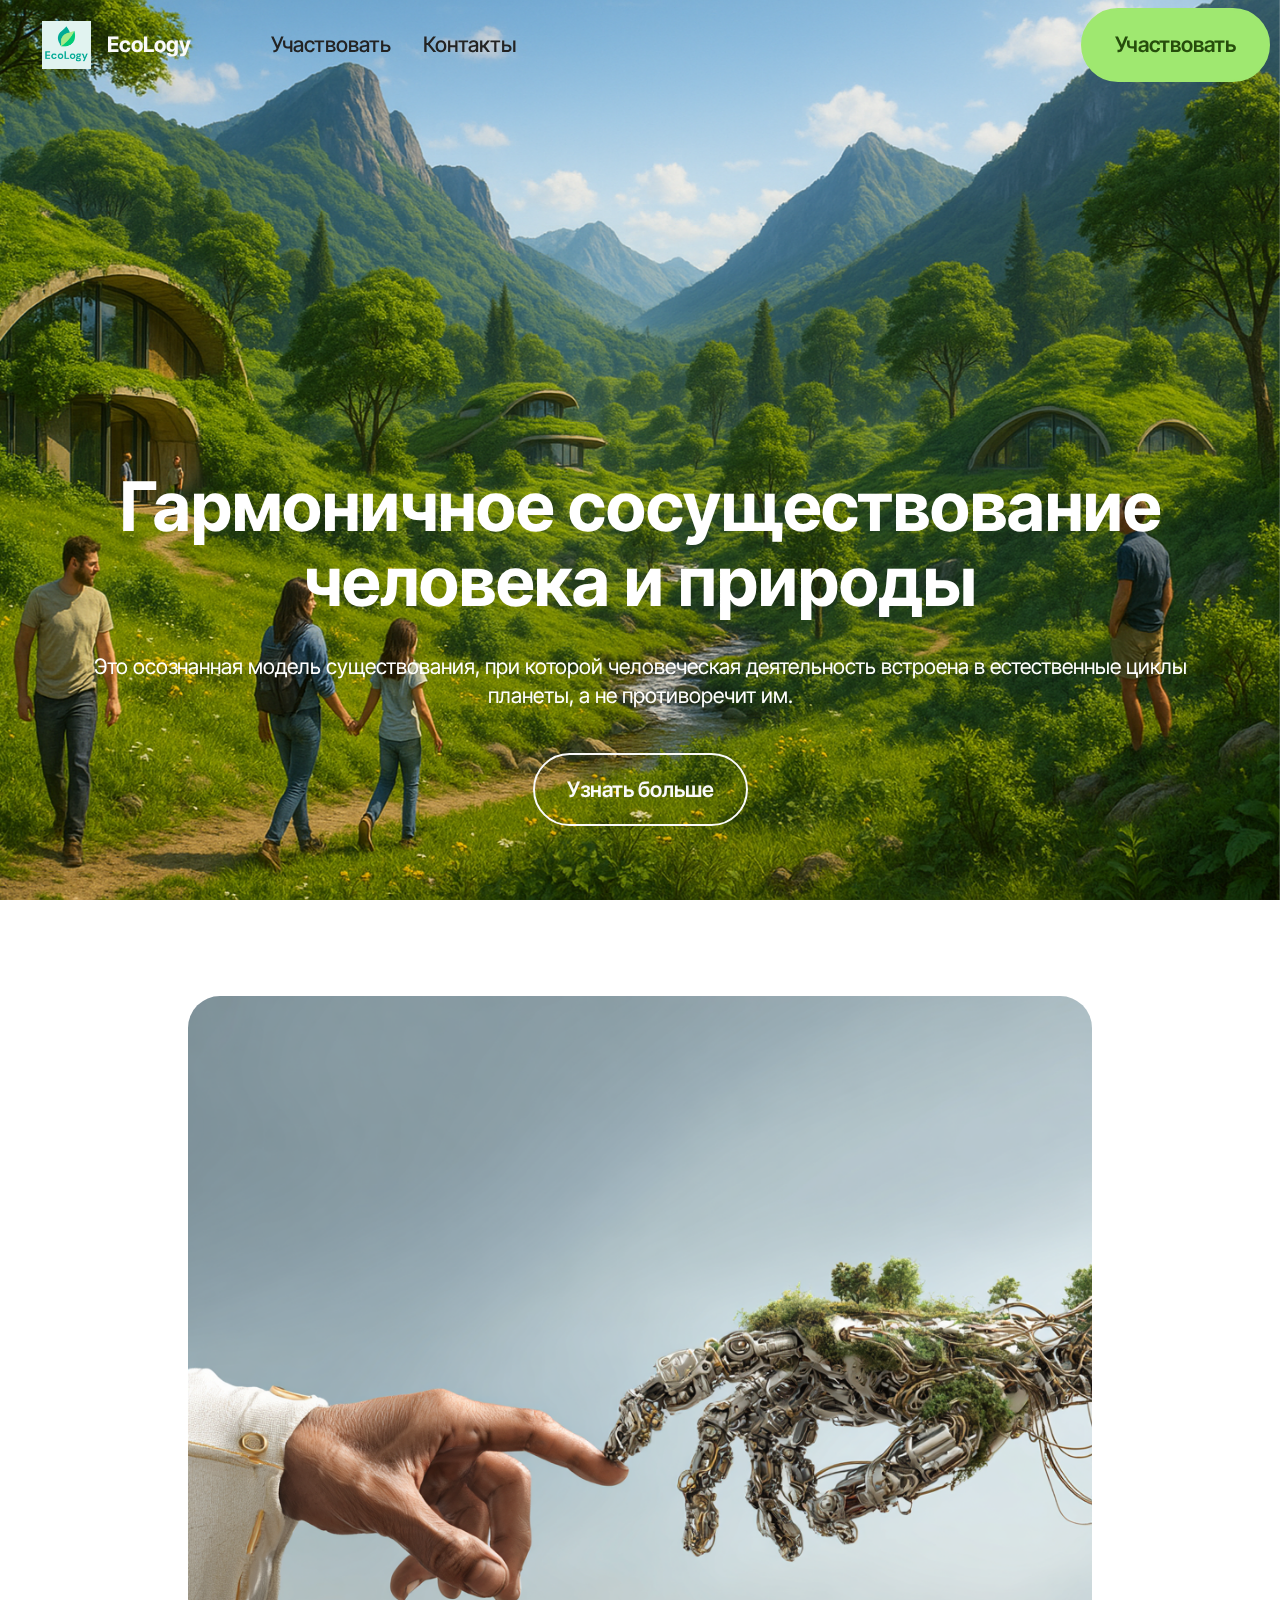
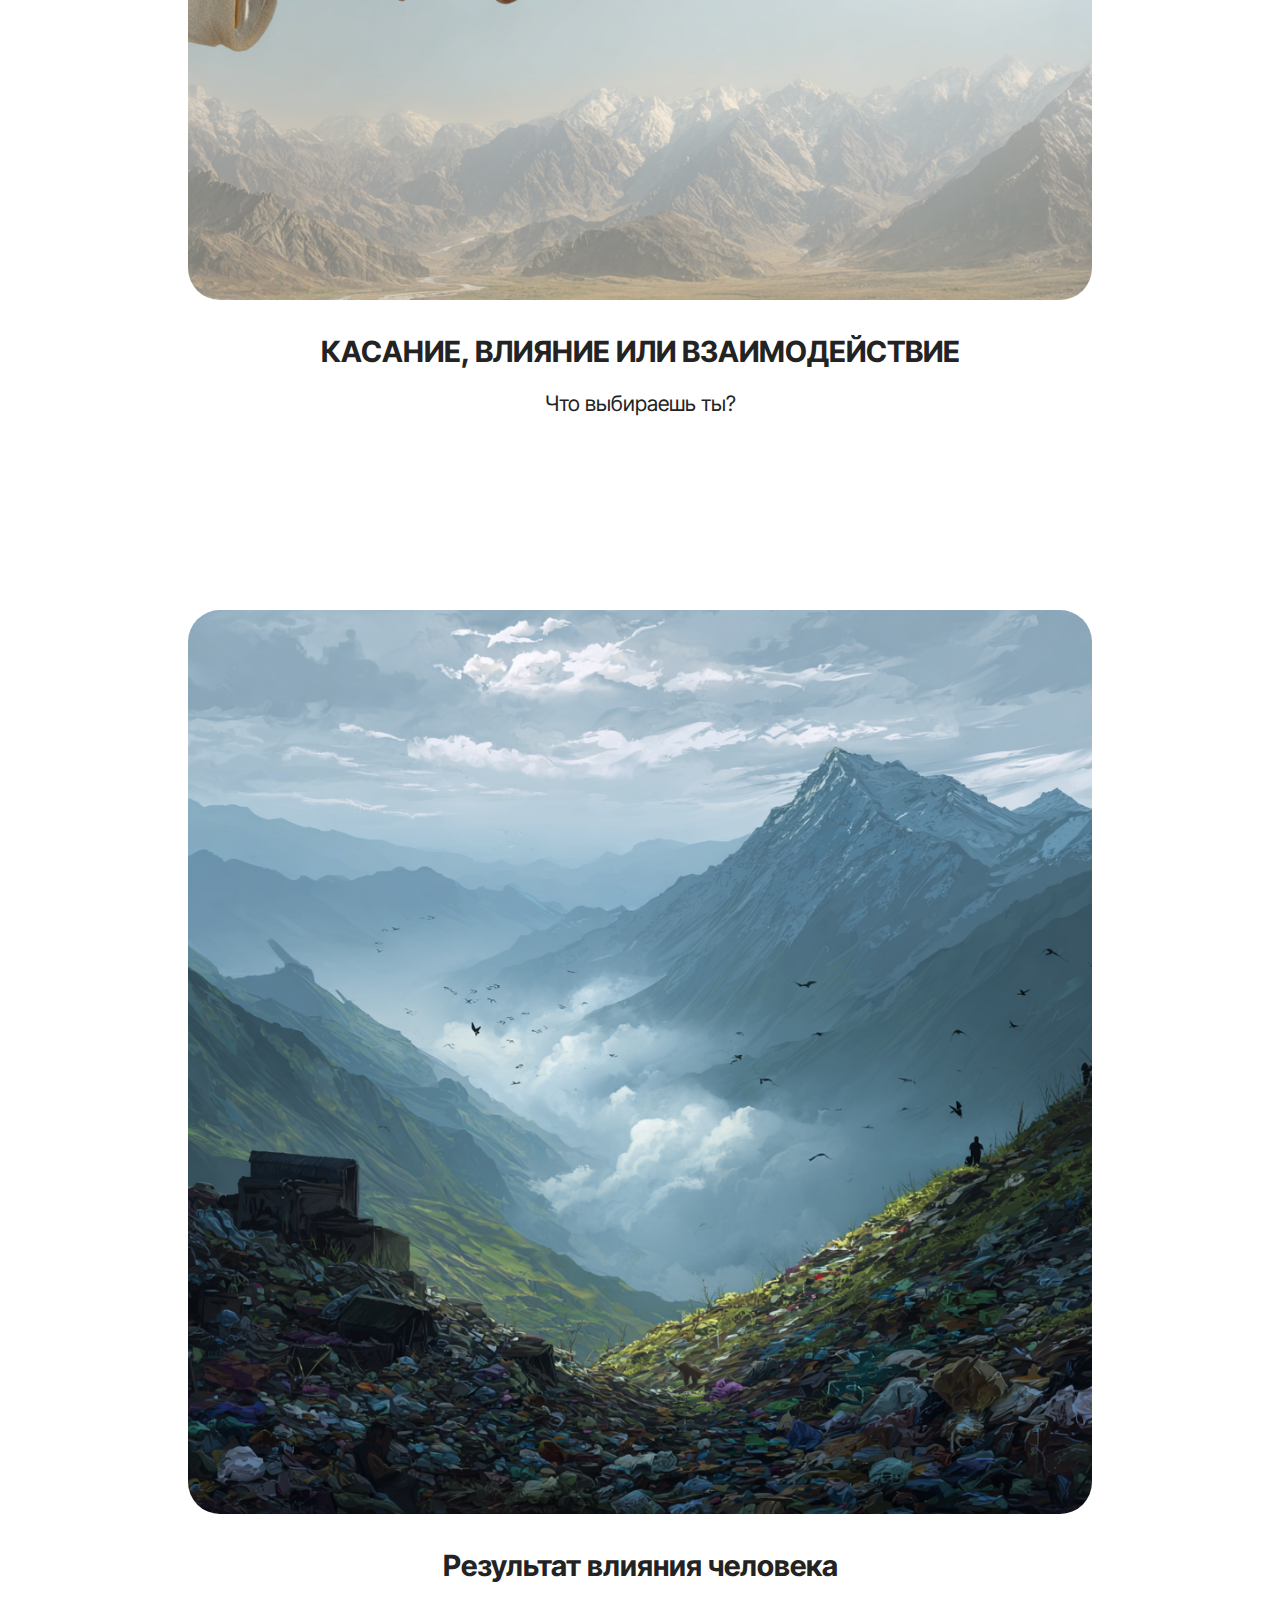
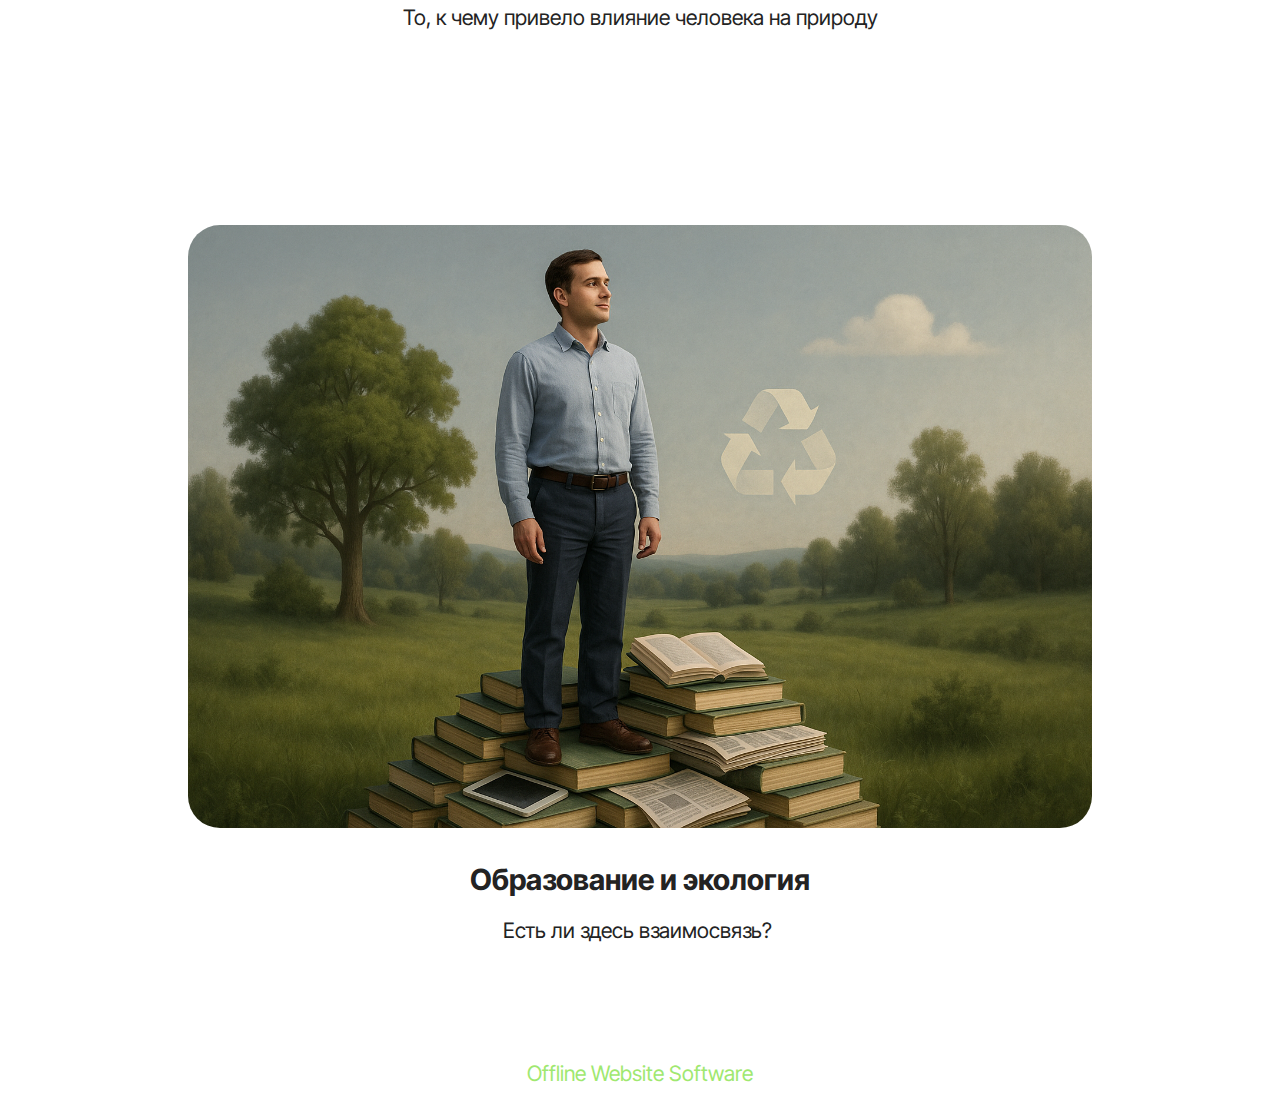
<file: index.html>
<!DOCTYPE html>
<html  >
<head>
  <!-- Site made with Mobirise Website Builder v6.1.4, https://mobirise.com -->
  <meta charset="UTF-8">
  <meta http-equiv="X-UA-Compatible" content="IE=edge">
  <meta name="generator" content="Mobirise v6.1.4, mobirise.com">
  <meta name="viewport" content="width=device-width, initial-scale=1, minimum-scale=1">
  <link rel="shortcut icon" href="assets/images/2025-11-12-11-21.png" type="image/x-icon">
  <meta name="description" content="">
  
  
  <title>Home</title>
  <link rel="stylesheet" href="assets/web/assets/mobirise-icons2/mobirise2.css">
  <link rel="stylesheet" href="assets/bootstrap/css/bootstrap.min.css">
  <link rel="stylesheet" href="assets/parallax/jarallax.css">
  <link rel="stylesheet" href="assets/dropdown/css/style.css">
  <link rel="stylesheet" href="assets/theme/css/style.css">
  <link rel="preload" href="https://fonts.googleapis.com/css?family=Inter+Tight:100,200,300,400,500,600,700,800,900,100i,200i,300i,400i,500i,600i,700i,800i,900i&display=swap" as="style" onload="this.onload=null;this.rel='stylesheet'">
  <noscript><link rel="stylesheet" href="https://fonts.googleapis.com/css?family=Inter+Tight:100,200,300,400,500,600,700,800,900,100i,200i,300i,400i,500i,600i,700i,800i,900i&display=swap"></noscript>
  <link rel="preload" as="style" href="assets/mobirise/css/mbr-additional.css?v=fdpirS"><link rel="stylesheet" href="assets/mobirise/css/mbr-additional.css?v=fdpirS" type="text/css">

  
  
  
</head>
<body>
  
  <section data-bs-version="5.1" class="menu menu6 cid-v0kKvyeOMe" once="menu" id="menu06-3">
	

	<nav class="navbar navbar-dropdown opacityScroll navbar-fixed-top navbar-expand-lg">
		<div class="container">
			<div class="navbar-brand">
				<span class="navbar-logo">
					<a href="index.html">
						<img src="assets/images/2025-11-12-11-21.png" alt="Mobirise Website Builder" style="height: 3rem;">
					</a>
				</span>
				<span class="navbar-caption-wrap"><a class="navbar-caption text-white text-primary display-4" href="index.html">EcoLogy</a></span>
			</div>
			<button class="navbar-toggler" type="button" data-toggle="collapse" data-bs-toggle="collapse" data-target="#navbarSupportedContent" data-bs-target="#navbarSupportedContent" aria-controls="navbarNavAltMarkup" aria-expanded="false" aria-label="Toggle navigation">
				<div class="hamburger">
					<span></span>
					<span></span>
					<span></span>
					<span></span>
				</div>
			</button>
			<div class="collapse navbar-collapse opacityScroll" id="navbarSupportedContent">
				<ul class="navbar-nav nav-dropdown" data-app-modern-menu="true"><li class="nav-item">
						<a class="nav-link link text-black display-4" href="https://mobiri.se"></a>
					</li>
					<li class="nav-item">
						<a class="nav-link link text-black text-primary display-4" href="page1.html" aria-expanded="false">Участвовать</a>
					</li>
					<li class="nav-item">
						<a class="nav-link link text-black text-primary display-4" href="page2.html">Контакты</a>
					</li></ul>
				
				<div class="navbar-buttons mbr-section-btn"><a class="btn btn-primary display-4" href="assets/files/-.pdf">Участвовать</a></div>
			</div>
		</div>
	</nav>
</section>

<section data-bs-version="5.1" class="header16 cid-v0kKMWhV4d mbr-fullscreen mbr-parallax-background" id="header17-4">
  
  
  <div class="container-fluid">
    <div class="row">
      <div class="content-wrap col-12 col-md-12">
        <h1 class="mbr-section-title mbr-fonts-style mbr-white mb-4 display-1">
          <strong><br>Гармоничное сосуществование человека и природы</strong></h1>
        
        <p class="mbr-fonts-style mbr-text mbr-white mb-4 display-7">Это осознанная модель существования, при которой человеческая деятельность встроена в естественные циклы планеты, а не противоречит им.</p>
        <div class="mbr-section-btn"><a class="btn btn-white-outline display-7" href="assets/files/-.pdf">Узнать больше</a></div>
      </div>
    </div>
  </div>
</section>

<section data-bs-version="5.1" class="image01 cid-v0kMXTk794" id="image01-7">
  

  
  

  <div class="container">
    <div class="row justify-content-center">
      <div class="col-12 col-lg-9">
        <div class="image-wrapper mb-4">
          <img class="w-100" src="assets/images/roman.atamanov-the-picture-shows-two-hands.-the-first-hand-is-8b4c1f89-8dbc-43ec-8721-b28a457bfef8.png" alt="Mobirise Website Builder">
        </div>
        <h4 class="mbr-description mbr-fonts-style mb-3 align-center display-5">
          <strong>КАСАНИЕ, ВЛИЯНИЕ ИЛИ ВЗАИМОДЕЙСТВИЕ</strong></h4>
        <p class="mbr-description mbr-fonts-style mb-0 align-center display-7">
          Что выбираешь ты?</p>
      </div>
    </div>
  </div>
</section>

<section data-bs-version="5.1" class="image01 cid-v0kOOFFOZ5" id="image01-8">
  

  
  

  <div class="container">
    <div class="row justify-content-center">
      <div class="col-12 col-lg-9">
        <div class="image-wrapper mb-4">
          <img class="w-100" src="assets/images/roman.atamanov-there-are-mountains-of-garbage-among-the-beaut-4023e2e2-7f3d-4ecd-a058-7d536162fc64-2.png" alt="Mobirise Website Builder">
        </div>
        <h4 class="mbr-description mbr-fonts-style mb-3 align-center display-5">
          <strong>Результат влияния человека</strong></h4>
        <p class="mbr-description mbr-fonts-style mb-0 align-center display-7">
          То, к чему привело влияние человека на природу</p>
      </div>
    </div>
  </div>
</section>

<section data-bs-version="5.1" class="image01 cid-v0kKUZsJcV" id="image01-5">
  

  
  

  <div class="container">
    <div class="row justify-content-center">
      <div class="col-12 col-lg-9">
        <div class="image-wrapper mb-4">
          <img class="w-100" src="assets/images/chatgpt-image-22-.-2025-.-09-12.png" alt="Mobirise Website Builder">
        </div>
        <h4 class="mbr-description mbr-fonts-style mb-3 align-center display-5">
          <strong>Образование и экология</strong></h4>
        <p class="mbr-description mbr-fonts-style mb-0 align-center display-7">Есть ли здесь взаимосвязь?&nbsp;</p>
      </div>
    </div>
  </div>
</section><section class="display-7" style="padding: 0;align-items: center;justify-content: center;flex-wrap: wrap;    align-content: center;display: flex;position: relative;height: 4rem;"><a href="https://mobiri.se/" style="flex: 1 1;height: 4rem;position: absolute;width: 100%;z-index: 1;"><img alt="" style="height: 4rem;" src="[data-uri]"></a><p style="margin: 0;text-align: center;" class="display-7">&#8204;</p><a style="z-index:1" href="https://mobirise.com/offline-website-builder.html">Offline Website Software</a></section><script src="assets/bootstrap/js/bootstrap.bundle.min.js"></script>  <script src="assets/parallax/jarallax.js"></script>  <script src="assets/smoothscroll/smooth-scroll.js"></script>  <script src="assets/ytplayer/index.js"></script>  <script src="assets/dropdown/js/navbar-dropdown.js"></script>  <script src="assets/theme/js/script.js"></script>  
  
  
</body>
</html>
</file>
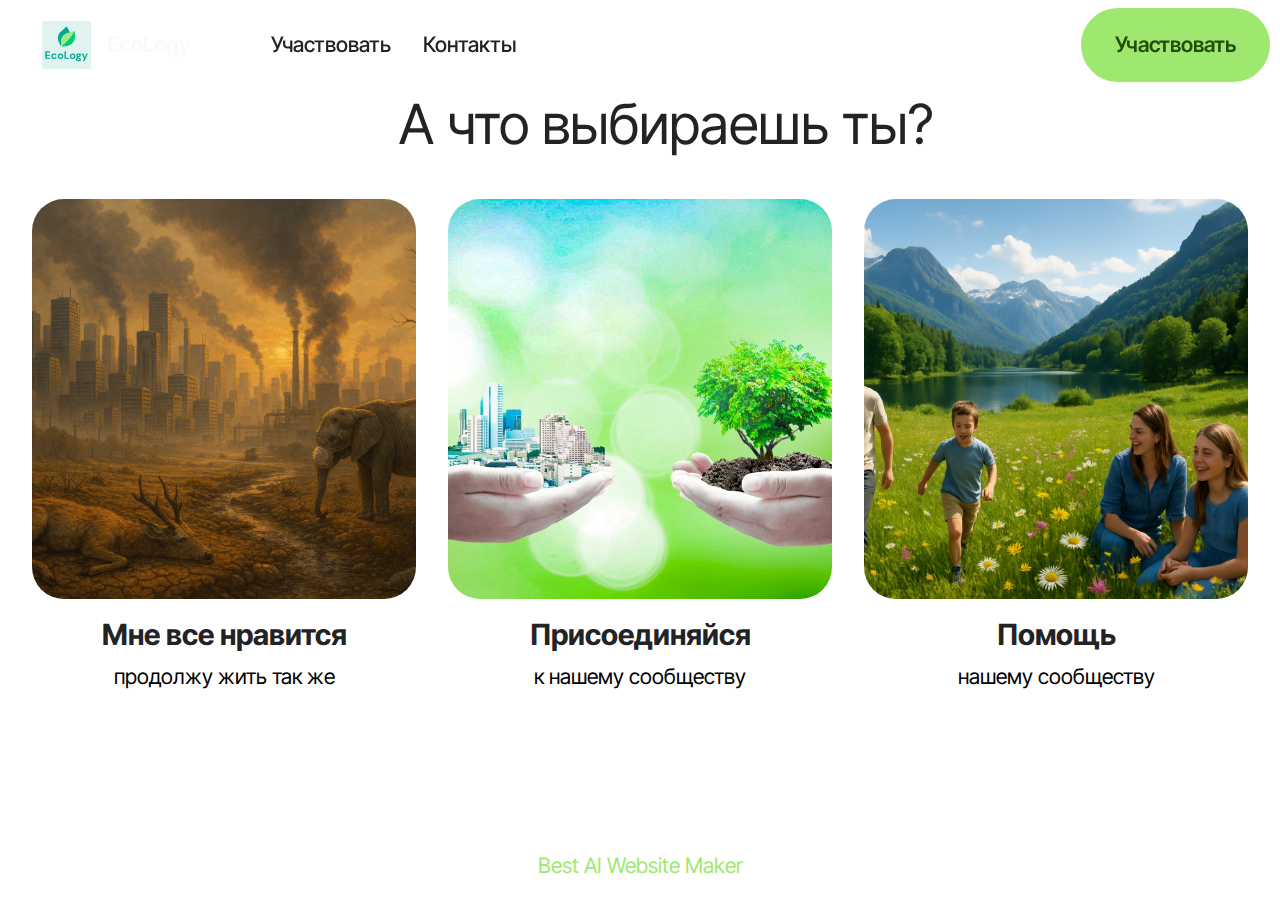
<file: page1.html>
<!DOCTYPE html>
<html  >
<head>
  <!-- Site made with Mobirise Website Builder v6.1.4, https://mobirise.com -->
  <meta charset="UTF-8">
  <meta http-equiv="X-UA-Compatible" content="IE=edge">
  <meta name="generator" content="Mobirise v6.1.4, mobirise.com">
  <meta name="viewport" content="width=device-width, initial-scale=1, minimum-scale=1">
  <link rel="shortcut icon" href="assets/images/2025-11-12-11-21.png" type="image/x-icon">
  <meta name="description" content="">
  
  
  <title>Участие</title>
  <link rel="stylesheet" href="assets/web/assets/mobirise-icons2/mobirise2.css">
  <link rel="stylesheet" href="assets/bootstrap/css/bootstrap.min.css">
  <link rel="stylesheet" href="assets/dropdown/css/style.css">
  <link rel="stylesheet" href="assets/theme/css/style.css">
  <link rel="preload" href="https://fonts.googleapis.com/css?family=Inter+Tight:100,200,300,400,500,600,700,800,900,100i,200i,300i,400i,500i,600i,700i,800i,900i&display=swap" as="style" onload="this.onload=null;this.rel='stylesheet'">
  <noscript><link rel="stylesheet" href="https://fonts.googleapis.com/css?family=Inter+Tight:100,200,300,400,500,600,700,800,900,100i,200i,300i,400i,500i,600i,700i,800i,900i&display=swap"></noscript>
  <link rel="preload" as="style" href="assets/mobirise/css/mbr-additional.css?v=BZlKc6"><link rel="stylesheet" href="assets/mobirise/css/mbr-additional.css?v=BZlKc6" type="text/css">

  
  
  
</head>
<body>
  
  <section data-bs-version="5.1" class="menu menu6 cid-v0kKvyeOMe" once="menu" id="menu06-9">
	

	<nav class="navbar navbar-dropdown opacityScroll navbar-fixed-top navbar-expand-lg">
		<div class="container">
			<div class="navbar-brand">
				<span class="navbar-logo">
					<a href="index.html">
						<img src="assets/images/2025-11-12-11-21.png" alt="Mobirise Website Builder" style="height: 3rem;">
					</a>
				</span>
				<span class="navbar-caption-wrap"><a class="navbar-caption text-white text-primary display-4" href="index.html">EcoLogy</a></span>
			</div>
			<button class="navbar-toggler" type="button" data-toggle="collapse" data-bs-toggle="collapse" data-target="#navbarSupportedContent" data-bs-target="#navbarSupportedContent" aria-controls="navbarNavAltMarkup" aria-expanded="false" aria-label="Toggle navigation">
				<div class="hamburger">
					<span></span>
					<span></span>
					<span></span>
					<span></span>
				</div>
			</button>
			<div class="collapse navbar-collapse opacityScroll" id="navbarSupportedContent">
				<ul class="navbar-nav nav-dropdown" data-app-modern-menu="true"><li class="nav-item">
						<a class="nav-link link text-black display-4" href="https://mobiri.se"></a>
					</li>
					<li class="nav-item">
						<a class="nav-link link text-black text-primary display-4" href="page1.html" aria-expanded="false">Участвовать</a>
					</li>
					<li class="nav-item">
						<a class="nav-link link text-black text-primary display-4" href="page2.html">Контакты</a>
					</li></ul>
				
				<div class="navbar-buttons mbr-section-btn"><a class="btn btn-primary display-4" href="assets/files/-.pdf">Участвовать</a></div>
			</div>
		</div>
	</nav>
</section>

<section data-bs-version="5.1" class="people03 cid-v0kSl7zHT6" id="people03-c">
	
	
	<div class="container">
		<div class="row justify-content-center">
			<div class="col-12 content-head">
				<div class="mbr-section-head mb-5">
					<h4 class="mbr-section-title mbr-fonts-style align-center mb-0 display-2"><p>&nbsp; &nbsp; А что выбираешь ты?<br></p></h4>
					
				</div>
			</div>
		</div>
		<div class="row">
			<div class="item features-image col-12 col-md-6 col-lg-4 active">
				<div class="item-wrapper">
					<div class="item-img mb-3">
						<img src="assets/images/de4b3608-6b47-4653-b911-f283a1108118.png" alt="Mobirise Website Builder" title="" data-slide-to="0" data-bs-slide-to="0">
					</div>
					<div class="item-content align-left">
						<h5 class="item-title mbr-fonts-style display-5"><strong>Мне все нравится</strong></h5>
						<h6 class="item-subtitle mbr-fonts-style mb-3 display-7">продолжу жить так же</h6>
						
					</div>
					
				</div>
			</div>
			<div class="item features-image col-12 col-md-6 col-lg-4">
				<div class="item-wrapper">
					<div class="item-img mb-3">
						<img src="assets/images/6f0168e889b4b52e7e05e0c2f86a4532.jpg" alt="Mobirise Website Builder" title="" data-slide-to="1" data-bs-slide-to="1">
					</div>
					<div class="item-content align-left">
						<h5 class="item-title mbr-fonts-style display-5"><strong>Присоединяйся</strong></h5>
						<h6 class="item-subtitle mbr-fonts-style mb-3 display-7">к нашему сообществу</h6>
						
					</div>
					
				</div>
			</div>
			<div class="item features-image col-12 col-md-6 col-lg-4">
				<div class="item-wrapper">
					<div class="item-img mb-3">
						<img src="assets/images/a2d7d637-7b0b-4cdc-a3e9-dfcc8a83d2da.png" alt="Mobirise Website Builder" title="" data-slide-to="3" data-bs-slide-to="3">
					</div>
					<div class="item-content align-left">
						<h5 class="item-title mbr-fonts-style display-5"><strong>Помощь</strong></h5>
						<h6 class="item-subtitle mbr-fonts-style mb-3 display-7">нашему сообществу</h6>
						
					</div>
					
				</div>
			</div>
		</div>
	</div>
</section><section class="display-7" style="padding: 0;align-items: center;justify-content: center;flex-wrap: wrap;    align-content: center;display: flex;position: relative;height: 4rem;"><a href="https://mobiri.se/" style="flex: 1 1;height: 4rem;position: absolute;width: 100%;z-index: 1;"><img alt="" style="height: 4rem;" src="[data-uri]"></a><p style="margin: 0;text-align: center;" class="display-7">&#8204;</p><a style="z-index:1" href="https://mobirise.com/builder/ai-website-maker.html">Best AI Website Maker</a></section><script src="assets/bootstrap/js/bootstrap.bundle.min.js"></script>  <script src="assets/smoothscroll/smooth-scroll.js"></script>  <script src="assets/ytplayer/index.js"></script>  <script src="assets/dropdown/js/navbar-dropdown.js"></script>  <script src="assets/theme/js/script.js"></script>  
  
  
</body>
</html>
</file>
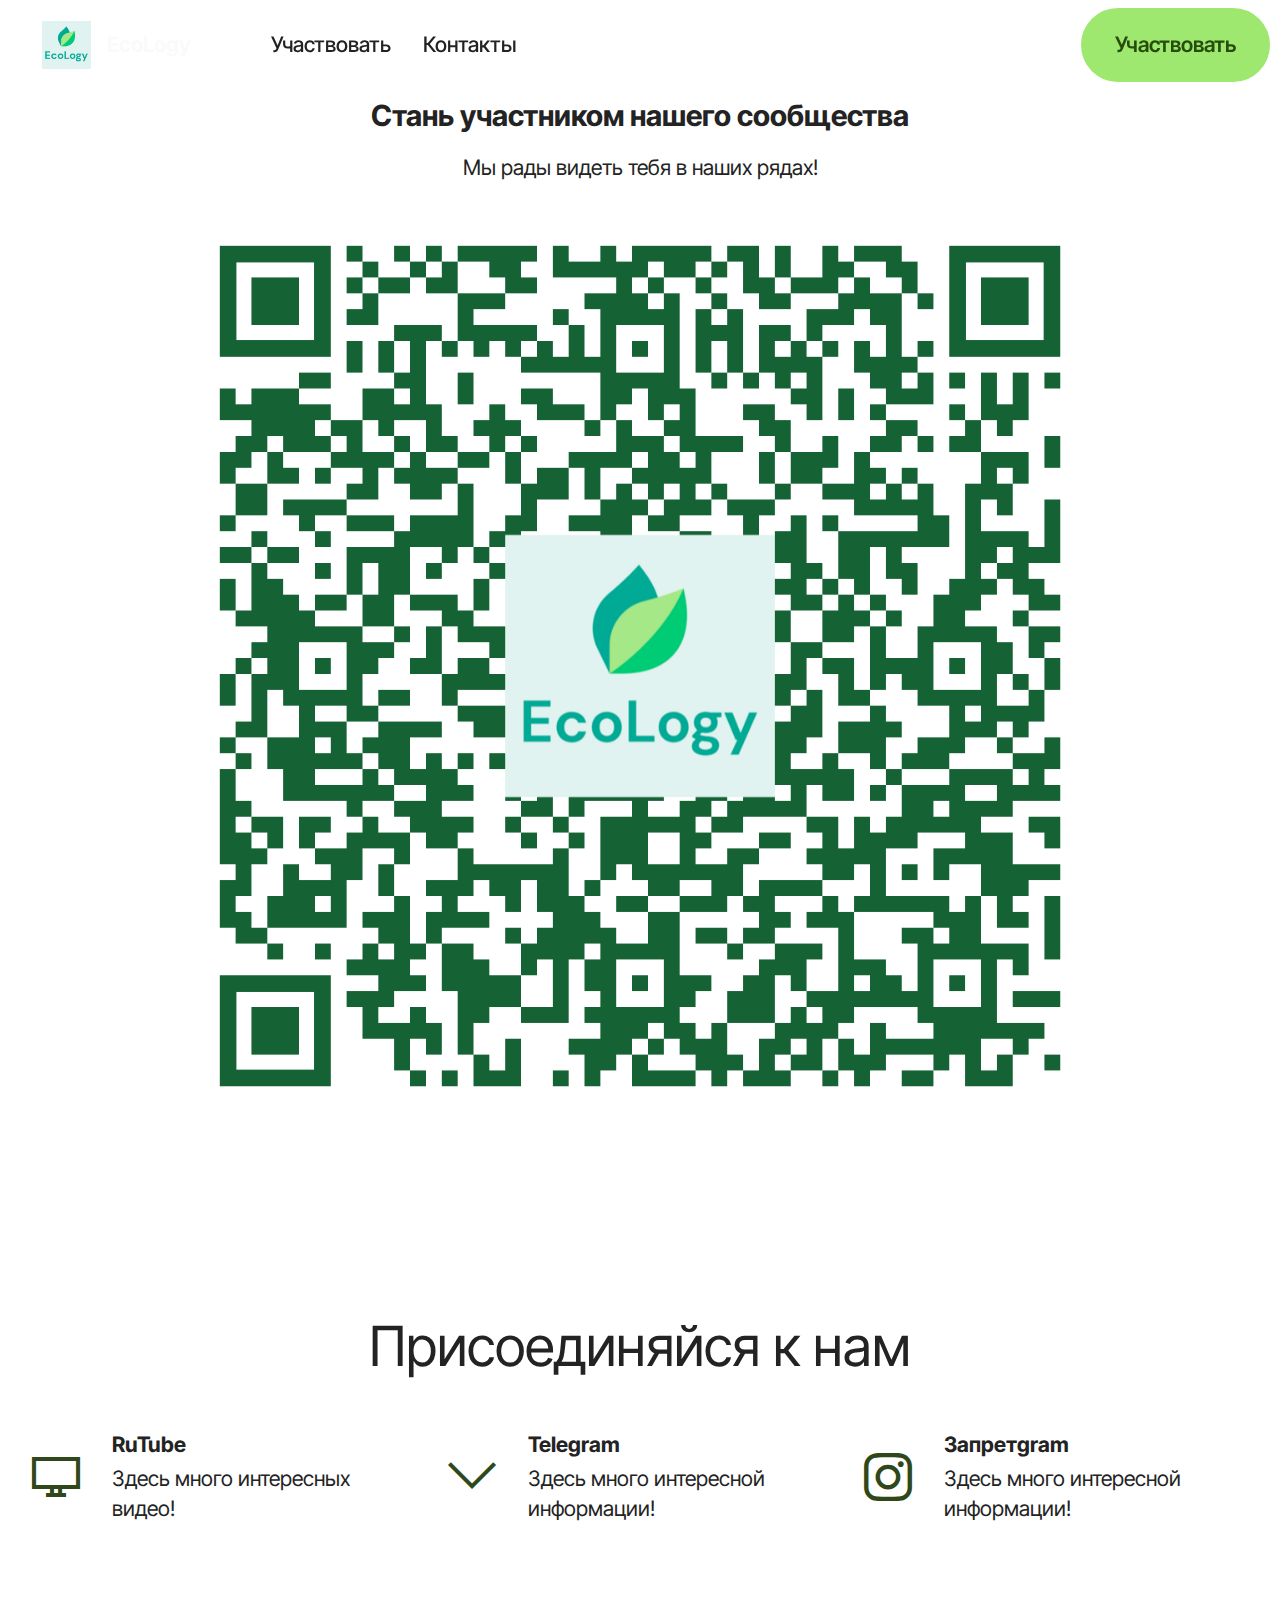
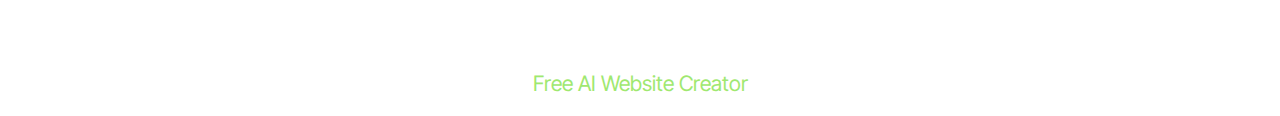
<file: page2.html>
<!DOCTYPE html>
<html  >
<head>
  <!-- Site made with Mobirise Website Builder v6.1.4, https://mobirise.com -->
  <meta charset="UTF-8">
  <meta http-equiv="X-UA-Compatible" content="IE=edge">
  <meta name="generator" content="Mobirise v6.1.4, mobirise.com">
  <meta name="viewport" content="width=device-width, initial-scale=1, minimum-scale=1">
  <link rel="shortcut icon" href="assets/images/2025-11-12-11-21.png" type="image/x-icon">
  <meta name="description" content="">
  
  
  <title>Контакты</title>
  <link rel="stylesheet" href="assets/web/assets/mobirise-icons2/mobirise2.css">
  <link rel="stylesheet" href="assets/bootstrap/css/bootstrap.min.css">
  <link rel="stylesheet" href="assets/dropdown/css/style.css">
  <link rel="stylesheet" href="assets/socicon/css/styles.css">
  <link rel="stylesheet" href="assets/theme/css/style.css">
  <link rel="preload" href="https://fonts.googleapis.com/css?family=Inter+Tight:100,200,300,400,500,600,700,800,900,100i,200i,300i,400i,500i,600i,700i,800i,900i&display=swap" as="style" onload="this.onload=null;this.rel='stylesheet'">
  <noscript><link rel="stylesheet" href="https://fonts.googleapis.com/css?family=Inter+Tight:100,200,300,400,500,600,700,800,900,100i,200i,300i,400i,500i,600i,700i,800i,900i&display=swap"></noscript>
  <link rel="preload" as="style" href="assets/mobirise/css/mbr-additional.css?v=Hr4PGf"><link rel="stylesheet" href="assets/mobirise/css/mbr-additional.css?v=Hr4PGf" type="text/css">

  
  
  
</head>
<body>
  
  <section data-bs-version="5.1" class="menu menu6 cid-v0kKvyeOMe" once="menu" id="menu06-d">
	

	<nav class="navbar navbar-dropdown opacityScroll navbar-fixed-top navbar-expand-lg">
		<div class="container">
			<div class="navbar-brand">
				<span class="navbar-logo">
					<a href="index.html">
						<img src="assets/images/2025-11-12-11-21.png" alt="Mobirise Website Builder" style="height: 3rem;">
					</a>
				</span>
				<span class="navbar-caption-wrap"><a class="navbar-caption text-white text-primary display-4" href="index.html">EcoLogy</a></span>
			</div>
			<button class="navbar-toggler" type="button" data-toggle="collapse" data-bs-toggle="collapse" data-target="#navbarSupportedContent" data-bs-target="#navbarSupportedContent" aria-controls="navbarNavAltMarkup" aria-expanded="false" aria-label="Toggle navigation">
				<div class="hamburger">
					<span></span>
					<span></span>
					<span></span>
					<span></span>
				</div>
			</button>
			<div class="collapse navbar-collapse opacityScroll" id="navbarSupportedContent">
				<ul class="navbar-nav nav-dropdown" data-app-modern-menu="true"><li class="nav-item">
						<a class="nav-link link text-black display-4" href="https://mobiri.se"></a>
					</li>
					<li class="nav-item">
						<a class="nav-link link text-black text-primary display-4" href="page1.html" aria-expanded="false">Участвовать</a>
					</li>
					<li class="nav-item">
						<a class="nav-link link text-black text-primary display-4" href="page2.html">Контакты</a>
					</li></ul>
				
				<div class="navbar-buttons mbr-section-btn"><a class="btn btn-primary display-4" href="assets/files/-.pdf">Участвовать</a></div>
			</div>
		</div>
	</nav>
</section>

<section data-bs-version="5.1" class="image3 cid-v0kUZyeDe2" id="image03-g">
  

  
  

  <div class="container">
    <div class="row justify-content-center">
      <div class="col-12 col-lg-9">
        <h4 class="mbr-description mbr-fonts-style mb-3 align-center display-5">
          <strong>Стань участником нашего сообщества</strong></h4>
        <p class="mbr-description mbr-fonts-style mb-4 align-center display-7">
          Мы рады видеть тебя в наших рядах!</p>
        <div class="image-wrapper">
          <img class="w-100" src="assets/images/qr-code-1.png" alt="Mobirise Website Builder">
        </div>
      </div>
    </div>
  </div>
</section>

<section data-bs-version="5.1" class="social02 cid-v0kUb8sIiM" id="social02-f">
	

	
	
	<div class="container">
		<div class="row justify-content-center">
			<div class="col-12 content-head">
				<div class="mb-5">
					<h5 class="mbr-section-title mbr-fonts-style align-center mb-0 display-2">Присоединяйся к нам</h5>
					
				</div>
			</div>
		</div>
		<div class="row">
			<div class="item features-without-image col-12 col-md-6 col-lg-4 active">
				<div class="item-wrapper">
					<span class="mbr-iconfont m-auto mobi-mbri-desktop mobi-mbri"></span>
					<div class="card-box">
						<h4 class="card-title mbr-fonts-style mb-1 display-7"><strong>RuTube</strong>
						</h4>
						<h5 class="card-text mbr-fonts-style display-7">Здесь много интересных видео!</h5>
					</div>
				</div>
			</div><div class="item features-without-image col-12 col-md-6 col-lg-4">
				<div class="item-wrapper">
					<span class="mbr-iconfont m-auto mobi-mbri-arrow-down mobi-mbri"></span>
					<div class="card-box">
						<h4 class="card-title mbr-fonts-style mb-1 display-7"><strong>Telegram</strong></h4>
						<h5 class="card-text mbr-fonts-style display-7">Здесь много интересной информации!</h5>
					</div>
				</div>
			</div><div class="item features-without-image col-12 col-md-6 col-lg-4">
				<div class="item-wrapper">
					<span class="mbr-iconfont m-auto socicon-instagram socicon"></span>
					<div class="card-box">
						<h4 class="card-title mbr-fonts-style mb-1 display-7"><strong>Запретgram</strong>
						</h4>
						<h5 class="card-text mbr-fonts-style display-7">Здесь много интересной информации!</h5>
					</div>
				</div>
			</div>
			
			
			
			
			
		</div>
	</div>
</section><section class="display-7" style="padding: 0;align-items: center;justify-content: center;flex-wrap: wrap;    align-content: center;display: flex;position: relative;height: 4rem;"><a href="https://mobiri.se/" style="flex: 1 1;height: 4rem;position: absolute;width: 100%;z-index: 1;"><img alt="" style="height: 4rem;" src="[data-uri]"></a><p style="margin: 0;text-align: center;" class="display-7">&#8204;</p><a style="z-index:1" href="https://mobirise.com/builder/ai-website-creator.html">Free AI Website Creator</a></section><script src="assets/bootstrap/js/bootstrap.bundle.min.js"></script>  <script src="assets/smoothscroll/smooth-scroll.js"></script>  <script src="assets/ytplayer/index.js"></script>  <script src="assets/dropdown/js/navbar-dropdown.js"></script>  <script src="assets/theme/js/script.js"></script>  
  
  
</body>
</html>
</file>
<file: assets/web/assets/mobirise-icons2/mobirise2.css>
@font-face {
  font-family: 'Moririse2';
  font-display: swap;
  src:  url('mobirise2.eot?f2bix4');
  src:  url('mobirise2.eot?f2bix4#iefix') format('embedded-opentype'),
    url('mobirise2.ttf?f2bix4') format('truetype'),
    url('mobirise2.woff?f2bix4') format('woff'),
    url('mobirise2.svg?f2bix4#mobirise2') format('svg');
  font-weight: normal;
  font-style: normal;
}

[class^="mobi-"], [class*=" mobi-"] {
  /* use !important to prevent issues with browser extensions that change fonts */
  font-family: 'Moririse2' !important;
  speak: none;
  font-style: normal;
  font-weight: normal;
  font-variant: normal;
  text-transform: none;
  line-height: 1;

  /* Better Font Rendering =========== */
  -webkit-font-smoothing: antialiased;
  -moz-osx-font-smoothing: grayscale;
}

.mobi-mbri-add-submenu:before {
  content: "\e900";
}
.mobi-mbri-alert:before {
  content: "\e901";
}
.mobi-mbri-align-center:before {
  content: "\e902";
}
.mobi-mbri-align-justify:before {
  content: "\e903";
}
.mobi-mbri-align-left:before {
  content: "\e904";
}
.mobi-mbri-align-right:before {
  content: "\e905";
}
.mobi-mbri-android:before {
  content: "\e906";
}
.mobi-mbri-apple:before {
  content: "\e907";
}
.mobi-mbri-arrow-down:before {
  content: "\e908";
}
.mobi-mbri-arrow-next:before {
  content: "\e909";
}
.mobi-mbri-arrow-prev:before {
  content: "\e90a";
}
.mobi-mbri-arrow-up:before {
  content: "\e90b";
}
.mobi-mbri-bold:before {
  content: "\e90c";
}
.mobi-mbri-bookmark:before {
  content: "\e90d";
}
.mobi-mbri-bootstrap:before {
  content: "\e90e";
}
.mobi-mbri-briefcase:before {
  content: "\e90f";
}
.mobi-mbri-browse:before {
  content: "\e910";
}
.mobi-mbri-bulleted-list:before {
  content: "\e911";
}
.mobi-mbri-calendar:before {
  content: "\e912";
}
.mobi-mbri-camera:before {
  content: "\e913";
}
.mobi-mbri-cart-add:before {
  content: "\e914";
}
.mobi-mbri-cart-full:before {
  content: "\e915";
}
.mobi-mbri-cash:before {
  content: "\e916";
}
.mobi-mbri-change-style:before {
  content: "\e917";
}
.mobi-mbri-chat:before {
  content: "\e918";
}
.mobi-mbri-clock:before {
  content: "\e919";
}
.mobi-mbri-close:before {
  content: "\e91a";
}
.mobi-mbri-cloud:before {
  content: "\e91b";
}
.mobi-mbri-code:before {
  content: "\e91c";
}
.mobi-mbri-contact-form:before {
  content: "\e91d";
}
.mobi-mbri-credit-card:before {
  content: "\e91e";
}
.mobi-mbri-cursor-click:before {
  content: "\e91f";
}
.mobi-mbri-cust-feedback:before {
  content: "\e920";
}
.mobi-mbri-database:before {
  content: "\e921";
}
.mobi-mbri-delivery:before {
  content: "\e922";
}
.mobi-mbri-desktop:before {
  content: "\e923";
}
.mobi-mbri-devices:before {
  content: "\e924";
}
.mobi-mbri-down:before {
  content: "\e925";
}
.mobi-mbri-download-2:before {
  content: "\e926";
}
.mobi-mbri-download:before {
  content: "\e927";
}
.mobi-mbri-drag-n-drop-2:before {
  content: "\e928";
}
.mobi-mbri-drag-n-drop:before {
  content: "\e929";
}
.mobi-mbri-edit-2:before {
  content: "\e92a";
}
.mobi-mbri-edit:before {
  content: "\e92b";
}
.mobi-mbri-error:before {
  content: "\e92c";
}
.mobi-mbri-extension:before {
  content: "\e92d";
}
.mobi-mbri-features:before {
  content: "\e92e";
}
.mobi-mbri-file:before {
  content: "\e92f";
}
.mobi-mbri-flag:before {
  content: "\e930";
}
.mobi-mbri-folder:before {
  content: "\e931";
}
.mobi-mbri-gift:before {
  content: "\e932";
}
.mobi-mbri-github:before {
  content: "\e933";
}
.mobi-mbri-globe-2:before {
  content: "\e934";
}
.mobi-mbri-globe:before {
  content: "\e935";
}
.mobi-mbri-growing-chart:before {
  content: "\e936";
}
.mobi-mbri-hearth:before {
  content: "\e937";
}
.mobi-mbri-help:before {
  content: "\e938";
}
.mobi-mbri-home:before {
  content: "\e939";
}
.mobi-mbri-hot-cup:before {
  content: "\e93a";
}
.mobi-mbri-idea:before {
  content: "\e93b";
}
.mobi-mbri-image-gallery:before {
  content: "\e93c";
}
.mobi-mbri-image-slider:before {
  content: "\e93d";
}
.mobi-mbri-info:before {
  content: "\e93e";
}
.mobi-mbri-italic:before {
  content: "\e93f";
}
.mobi-mbri-key:before {
  content: "\e940";
}
.mobi-mbri-laptop:before {
  content: "\e941";
}
.mobi-mbri-layers:before {
  content: "\e942";
}
.mobi-mbri-left-right:before {
  content: "\e943";
}
.mobi-mbri-left:before {
  content: "\e944";
}
.mobi-mbri-letter:before {
  content: "\e945";
}
.mobi-mbri-like:before {
  content: "\e946";
}
.mobi-mbri-link:before {
  content: "\e947";
}
.mobi-mbri-lock:before {
  content: "\e948";
}
.mobi-mbri-login:before {
  content: "\e949";
}
.mobi-mbri-logout:before {
  content: "\e94a";
}
.mobi-mbri-magic-stick:before {
  content: "\e94b";
}
.mobi-mbri-map-pin:before {
  content: "\e94c";
}
.mobi-mbri-menu:before {
  content: "\e94d";
}
.mobi-mbri-mobile-2:before {
  content: "\e94e";
}
.mobi-mbri-mobile-horizontal:before {
  content: "\e94f";
}
.mobi-mbri-mobile:before {
  content: "\e950";
}
.mobi-mbri-mobirise:before {
  content: "\e951";
}
.mobi-mbri-more-horizontal:before {
  content: "\e952";
}
.mobi-mbri-more-vertical:before {
  content: "\e953";
}
.mobi-mbri-music:before {
  content: "\e954";
}
.mobi-mbri-new-file:before {
  content: "\e955";
}
.mobi-mbri-numbered-list:before {
  content: "\e956";
}
.mobi-mbri-opened-folder:before {
  content: "\e957";
}
.mobi-mbri-pages:before {
  content: "\e958";
}
.mobi-mbri-paper-plane:before {
  content: "\e959";
}
.mobi-mbri-paperclip:before {
  content: "\e95a";
}
.mobi-mbri-phone:before {
  content: "\e95b";
}
.mobi-mbri-photo:before {
  content: "\e95c";
}
.mobi-mbri-photos:before {
  content: "\e95d";
}
.mobi-mbri-pin:before {
  content: "\e95e";
}
.mobi-mbri-play:before {
  content: "\e95f";
}
.mobi-mbri-plus:before {
  content: "\e960";
}
.mobi-mbri-preview:before {
  content: "\e961";
}
.mobi-mbri-print:before {
  content: "\e962";
}
.mobi-mbri-protect:before {
  content: "\e963";
}
.mobi-mbri-question:before {
  content: "\e964";
}
.mobi-mbri-quote-left:before {
  content: "\e965";
}
.mobi-mbri-quote-right:before {
  content: "\e966";
}
.mobi-mbri-redo:before {
  content: "\e967";
}
.mobi-mbri-refresh:before {
  content: "\e968";
}
.mobi-mbri-responsive-2:before {
  content: "\e969";
}
.mobi-mbri-responsive:before {
  content: "\e96a";
}
.mobi-mbri-right:before {
  content: "\e96b";
}
.mobi-mbri-rocket:before {
  content: "\e96c";
}
.mobi-mbri-sad-face:before {
  content: "\e96d";
}
.mobi-mbri-sale:before {
  content: "\e96e";
}
.mobi-mbri-save:before {
  content: "\e96f";
}
.mobi-mbri-search:before {
  content: "\e970";
}
.mobi-mbri-setting-2:before {
  content: "\e971";
}
.mobi-mbri-setting-3:before {
  content: "\e972";
}
.mobi-mbri-setting:before {
  content: "\e973";
}
.mobi-mbri-share:before {
  content: "\e974";
}
.mobi-mbri-shopping-bag:before {
  content: "\e975";
}
.mobi-mbri-shopping-basket:before {
  content: "\e976";
}
.mobi-mbri-shopping-cart:before {
  content: "\e977";
}
.mobi-mbri-sites:before {
  content: "\e978";
}
.mobi-mbri-smile-face:before {
  content: "\e979";
}
.mobi-mbri-speed:before {
  content: "\e97a";
}
.mobi-mbri-star:before {
  content: "\e97b";
}
.mobi-mbri-success:before {
  content: "\e97c";
}
.mobi-mbri-sun:before {
  content: "\e97d";
}
.mobi-mbri-sun2:before {
  content: "\e97e";
}
.mobi-mbri-tablet-vertical:before {
  content: "\e97f";
}
.mobi-mbri-tablet:before {
  content: "\e980";
}
.mobi-mbri-target:before {
  content: "\e981";
}
.mobi-mbri-timer:before {
  content: "\e982";
}
.mobi-mbri-to-ftp:before {
  content: "\e983";
}
.mobi-mbri-to-local-drive:before {
  content: "\e984";
}
.mobi-mbri-touch-swipe:before {
  content: "\e985";
}
.mobi-mbri-touch:before {
  content: "\e986";
}
.mobi-mbri-trash:before {
  content: "\e987";
}
.mobi-mbri-underline:before {
  content: "\e988";
}
.mobi-mbri-undo:before {
  content: "\e989";
}
.mobi-mbri-unlink:before {
  content: "\e98a";
}
.mobi-mbri-unlock:before {
  content: "\e98b";
}
.mobi-mbri-up-down:before {
  content: "\e98c";
}
.mobi-mbri-up:before {
  content: "\e98d";
}
.mobi-mbri-update:before {
  content: "\e98e";
}
.mobi-mbri-upload-2:before {
  content: "\e98f";
}
.mobi-mbri-upload:before {
  content: "\e990";
}
.mobi-mbri-user-2:before {
  content: "\e991";
}
.mobi-mbri-user:before {
  content: "\e992";
}
.mobi-mbri-users:before {
  content: "\e993";
}
.mobi-mbri-video-play:before {
  content: "\e994";
}
.mobi-mbri-video:before {
  content: "\e995";
}
.mobi-mbri-watch:before {
  content: "\e996";
}
.mobi-mbri-website-theme-2:before {
  content: "\e997";
}
.mobi-mbri-website-theme:before {
  content: "\e998";
}
.mobi-mbri-wifi:before {
  content: "\e999";
}
.mobi-mbri-windows:before {
  content: "\e99a";
}
.mobi-mbri-zoom-in:before {
  content: "\e99b";
}
.mobi-mbri-zoom-out:before {
  content: "\e99c";
}
</file>
<file: assets/parallax/jarallax.css>
.jarallax {
    position: relative;
    z-index: 0;
}
.jarallax > .jarallax-img {
    position: absolute;
    object-fit: cover;
    /* support for plugin https://github.com/bfred-it/object-fit-images */
    font-family: 'object-fit: cover;';
    top: 0;
    left: 0;
    width: 100%;
    height: 100%;
    z-index: -1;
}
</file>
<file: assets/dropdown/css/style.css>
.navbar-dropdown {
  left: 0;
  padding: 0;
  position: absolute;
  right: 0;
  top: 0;
  transition: all 0.45s ease;
  z-index: 1030;
  background: #282828; }
  .navbar-dropdown .navbar-logo {
    margin-right: 0.8rem;
    transition: margin 0.3s ease-in-out;
    vertical-align: middle; }
    .navbar-dropdown .navbar-logo img {
      height: 3.125rem;
      transition: all 0.3s ease-in-out; }
    .navbar-dropdown .navbar-logo.mbr-iconfont {
      font-size: 3.125rem;
      line-height: 3.125rem; }
  .navbar-dropdown .navbar-caption {
    font-weight: 700;
    white-space: normal;
    vertical-align: -4px;
    line-height: 3.125rem !important; }
    .navbar-dropdown .navbar-caption, .navbar-dropdown .navbar-caption:hover {
      color: inherit;
      text-decoration: none; }
  .navbar-dropdown .mbr-iconfont + .navbar-caption {
    vertical-align: -1px; }
  .navbar-dropdown.navbar-fixed-top {
    position: fixed; }
  .navbar-dropdown .navbar-brand span {
    vertical-align: -4px; }
  .navbar-dropdown.bg-color.transparent {
    background: none; }
  .navbar-dropdown.navbar-short .navbar-brand {
    padding: 0.625rem 0; }
    .navbar-dropdown.navbar-short .navbar-brand span {
      vertical-align: -1px; }
  .navbar-dropdown.navbar-short .navbar-caption {
    line-height: 2.375rem !important;
    vertical-align: -2px; }
  .navbar-dropdown.navbar-short .navbar-logo {
    margin-right: 0.5rem; }
    .navbar-dropdown.navbar-short .navbar-logo img {
      height: 2.375rem; }
    .navbar-dropdown.navbar-short .navbar-logo.mbr-iconfont {
      font-size: 2.375rem;
      line-height: 2.375rem; }
  .navbar-dropdown.navbar-short .mbr-table-cell {
    height: 3.625rem; }
  .navbar-dropdown .navbar-close {
    left: 0.6875rem;
    position: fixed;
    top: 0.75rem;
    z-index: 1000; }
  .navbar-dropdown .hamburger-icon {
    content: "";
    display: inline-block;
    vertical-align: middle;
    width: 16px;
    -webkit-box-shadow: 0 -6px 0 1px #282828,0 0 0 1px #282828,0 6px 0 1px #282828;
    -moz-box-shadow: 0 -6px 0 1px #282828,0 0 0 1px #282828,0 6px 0 1px #282828;
    box-shadow: 0 -6px 0 1px #282828,0 0 0 1px #282828,0 6px 0 1px #282828; }

.dropdown-menu .dropdown-toggle[data-toggle="dropdown-submenu"]::after {
  border-bottom: 0.35em solid transparent;
  border-left: 0.35em solid;
  border-right: 0;
  border-top: 0.35em solid transparent;
  margin-left: 0.3rem; }

.dropdown-menu .dropdown-item:focus {
  outline: 0; }

.nav-dropdown {
  font-size: 0.75rem;
  font-weight: 500;
  height: auto !important; }
  .nav-dropdown .nav-btn {
    padding-left: 1rem; }
  .nav-dropdown .link {
    margin: .667em 1.667em;
    font-weight: 500;
    padding: 0;
    transition: color .2s ease-in-out; }
    .nav-dropdown .link.dropdown-toggle {
      margin-right: 2.583em; }
      .nav-dropdown .link.dropdown-toggle::after {
        margin-left: .25rem;
        border-top: 0.35em solid;
        border-right: 0.35em solid transparent;
        border-left: 0.35em solid transparent;
        border-bottom: 0; }
      .nav-dropdown .link.dropdown-toggle[aria-expanded="true"] {
        margin: 0;
        padding: 0.667em 3.263em  0.667em 1.667em; }
  .nav-dropdown .link::after,
  .nav-dropdown .dropdown-item::after {
    color: inherit; }
  .nav-dropdown .btn {
    font-size: 0.75rem;
    font-weight: 700;
    letter-spacing: 0;
    margin-bottom: 0;
    padding-left: 1.25rem;
    padding-right: 1.25rem; }
  .nav-dropdown .dropdown-menu {
    border-radius: 0;
    border: 0;
    left: 0;
    margin: 0;
    padding-bottom: 1.25rem;
    padding-top: 1.25rem;
    position: relative; }
  .nav-dropdown .dropdown-submenu {
    margin-left: 0.125rem;
    top: 0; }
  .nav-dropdown .dropdown-item {
    font-weight: 500;
    line-height: 2;
    padding: 0.3846em 4.615em 0.3846em 1.5385em;
    position: relative;
    transition: color .2s ease-in-out, background-color .2s ease-in-out; }
    .nav-dropdown .dropdown-item::after {
      margin-top: -0.3077em;
      position: absolute;
      right: 1.1538em;
      top: 50%; }
    .nav-dropdown .dropdown-item:focus, .nav-dropdown .dropdown-item:hover {
      background: none; }

@media (max-width: 767px) {
  .nav-dropdown.navbar-toggleable-sm {
    bottom: 0;
    display: none;
    left: 0;
    overflow-x: hidden;
    position: fixed;
    top: 0;
    transform: translateX(-100%);
    -ms-transform: translateX(-100%);
    -webkit-transform: translateX(-100%);
    width: 18.75rem;
    z-index: 999; } }
.nav-dropdown.navbar-toggleable-xl {
  bottom: 0;
  display: none;
  left: 0;
  overflow-x: hidden;
  position: fixed;
  top: 0;
  transform: translateX(-100%);
  -ms-transform: translateX(-100%);
  -webkit-transform: translateX(-100%);
  width: 18.75rem;
  z-index: 999; }

.nav-dropdown-sm {
  display: block !important;
  overflow-x: hidden;
  overflow: auto;
  padding-top: 3.875rem; }
  .nav-dropdown-sm::after {
    content: "";
    display: block;
    height: 3rem;
    width: 100%; }
  .nav-dropdown-sm.collapse.in ~ .navbar-close {
    display: block !important; }
  .nav-dropdown-sm.collapsing, .nav-dropdown-sm.collapse.in {
    transform: translateX(0);
    -ms-transform: translateX(0);
    -webkit-transform: translateX(0);
    transition: all 0.25s ease-out;
    -webkit-transition: all 0.25s ease-out;
    background: #282828; }
  .nav-dropdown-sm.collapsing[aria-expanded="false"] {
    transform: translateX(-100%);
    -ms-transform: translateX(-100%);
    -webkit-transform: translateX(-100%); }
  .nav-dropdown-sm .nav-item {
    display: block;
    margin-left: 0 !important;
    padding-left: 0; }
  .nav-dropdown-sm .link,
  .nav-dropdown-sm .dropdown-item {
    border-top: 1px dotted rgba(255, 255, 255, 0.1);
    font-size: 0.8125rem;
    line-height: 1.6;
    margin: 0 !important;
    padding: 0.875rem 2.4rem 0.875rem 1.5625rem !important;
    position: relative;
    white-space: normal; }
    .nav-dropdown-sm .link:focus, .nav-dropdown-sm .link:hover,
    .nav-dropdown-sm .dropdown-item:focus,
    .nav-dropdown-sm .dropdown-item:hover {
      background: rgba(0, 0, 0, 0.2) !important;
      color: #c0a375; }
  .nav-dropdown-sm .nav-btn {
    position: relative;
    padding: 1.5625rem 1.5625rem 0 1.5625rem; }
    .nav-dropdown-sm .nav-btn::before {
      border-top: 1px dotted rgba(255, 255, 255, 0.1);
      content: "";
      left: 0;
      position: absolute;
      top: 0;
      width: 100%; }
    .nav-dropdown-sm .nav-btn + .nav-btn {
      padding-top: 0.625rem; }
      .nav-dropdown-sm .nav-btn + .nav-btn::before {
        display: none; }
  .nav-dropdown-sm .btn {
    padding: 0.625rem 0; }
  .nav-dropdown-sm .dropdown-toggle[data-toggle="dropdown-submenu"]::after {
    margin-left: .25rem;
    border-top: 0.35em solid;
    border-right: 0.35em solid transparent;
    border-left: 0.35em solid transparent;
    border-bottom: 0; }
  .nav-dropdown-sm .dropdown-toggle[data-toggle="dropdown-submenu"][aria-expanded="true"]::after {
    border-top: 0;
    border-right: 0.35em solid transparent;
    border-left: 0.35em solid transparent;
    border-bottom: 0.35em solid; }
  .nav-dropdown-sm .dropdown-menu {
    margin: 0;
    padding: 0;
    position: relative;
    top: 0;
    left: 0;
    width: 100%;
    border: 0;
    float: none;
    border-radius: 0;
    background: none; }
  .nav-dropdown-sm .dropdown-submenu {
    left: 100%;
    margin-left: 0.125rem;
    margin-top: -1.25rem;
    top: 0; }

.navbar-toggleable-sm .nav-dropdown .dropdown-menu {
  position: absolute; }

.navbar-toggleable-sm .nav-dropdown .dropdown-submenu {
  left: 100%;
  margin-left: 0.125rem;
  margin-top: -1.25rem;
  top: 0; }

.navbar-toggleable-sm.opened .nav-dropdown .dropdown-menu {
  position: relative; }

.navbar-toggleable-sm.opened .nav-dropdown .dropdown-submenu {
  left: 0;
  margin-left: 00rem;
  margin-top: 0rem;
  top: 0; }

.is-builder .nav-dropdown.collapsing {
  transition: none !important; }
</file>
<file: assets/theme/css/style.css>
@charset "UTF-8";
section {
  background-color: #ffffff;
}

body {
  font-style: normal;
  line-height: 1.5;
  font-weight: 400;
  color: #232323;
  position: relative;
}

button {
  background-color: transparent;
  border-color: transparent;
}

.embla__button,
.carousel-control {
  background-color: #edefea !important;
  opacity: 0.8 !important;
  color: #464845 !important;
  border-color: #edefea !important;
}

.carousel .close,
.modalWindow .close {
  background-color: #edefea !important;
  color: #464845 !important;
  border-color: #edefea !important;
  opacity: 0.8 !important;
}

.carousel .close:hover,
.modalWindow .close:hover {
  opacity: 1 !important;
}

.carousel-indicators li {
  background-color: #edefea !important;
  border: 2px solid #464845 !important;
}

.carousel-indicators li:hover,
.carousel-indicators li:active {
  opacity: 0.8 !important;
}

.embla__button:hover,
.carousel-control:hover {
  background-color: #edefea !important;
  opacity: 1 !important;
}

.modalWindow-video-container {
  height: 80%;
}

section,
.container,
.container-fluid {
  position: relative;
  word-wrap: break-word;
}

a.mbr-iconfont:hover {
  text-decoration: none;
}

.article .lead p,
.article .lead ul,
.article .lead ol,
.article .lead pre,
.article .lead blockquote {
  margin-bottom: 0;
}

a {
  font-style: normal;
  font-weight: 400;
  cursor: pointer;
}
a, a:hover {
  text-decoration: none;
}

.mbr-section-title {
  font-style: normal;
  line-height: 1.3;
}

.mbr-section-subtitle {
  line-height: 1.3;
}

.mbr-text {
  font-style: normal;
  line-height: 1.7;
}

h1,
h2,
h3,
h4,
h5,
h6,
.display-1,
.display-2,
.display-4,
.display-5,
.display-7,
span,
p,
a {
  line-height: 1;
  word-break: break-word;
  word-wrap: break-word;
  font-weight: 400;
}

b,
strong {
  font-weight: bold;
}

input:-webkit-autofill, input:-webkit-autofill:hover, input:-webkit-autofill:focus, input:-webkit-autofill:active {
  transition-delay: 9999s;
  -webkit-transition-property: background-color, color;
  transition-property: background-color, color;
}

textarea[type=hidden] {
  display: none;
}

section {
  background-position: 50% 50%;
  background-repeat: no-repeat;
  background-size: cover;
}
section .mbr-background-video,
section .mbr-background-video-preview {
  position: absolute;
  bottom: 0;
  left: 0;
  right: 0;
  top: 0;
}

.hidden {
  visibility: hidden;
}

.mbr-z-index20 {
  z-index: 20;
}

/*! Base colors */
.mbr-white {
  color: #ffffff;
}

.mbr-black {
  color: #111111;
}

.mbr-bg-white {
  background-color: #ffffff;
}

.mbr-bg-black {
  background-color: #000000;
}

/*! Text-aligns */
.align-left {
  text-align: left;
}

.align-center {
  text-align: center;
}

.align-right {
  text-align: right;
}

/*! Font-weight  */
.mbr-light {
  font-weight: 300;
}

.mbr-regular {
  font-weight: 400;
}

.mbr-semibold {
  font-weight: 500;
}

.mbr-bold {
  font-weight: 700;
}

/*! Media  */
.media-content {
  flex-basis: 100%;
}

.media-container-row {
  display: flex;
  flex-direction: row;
  flex-wrap: wrap;
  justify-content: center;
  align-content: center;
  align-items: start;
}
.media-container-row .media-size-item {
  width: 400px;
}

.media-container-column {
  display: flex;
  flex-direction: column;
  flex-wrap: wrap;
  justify-content: center;
  align-content: center;
  align-items: stretch;
}
.media-container-column > * {
  width: 100%;
}

@media (min-width: 992px) {
  .media-container-row {
    flex-wrap: nowrap;
  }
}
figure {
  margin-bottom: 0;
  overflow: hidden;
}

figure[mbr-media-size] {
  transition: width 0.1s;
}

img,
iframe {
  display: block;
  width: 100%;
}

.card {
  background-color: transparent;
  border: none;
}

.card-box {
  width: 100%;
}

.card-img {
  text-align: center;
  flex-shrink: 0;
  -webkit-flex-shrink: 0;
}

.media {
  max-width: 100%;
  margin: 0 auto;
}

.mbr-figure {
  align-self: center;
}

.media-container > div {
  max-width: 100%;
}

.mbr-figure img,
.card-img img {
  width: 100%;
}

@media (max-width: 991px) {
  .media-size-item {
    width: auto !important;
  }
  .media {
    width: auto;
  }
  .mbr-figure {
    width: 100% !important;
  }
}
/*! Buttons */
.mbr-section-btn {
  margin-left: -0.6rem;
  margin-right: -0.6rem;
  font-size: 0;
}

.btn {
  font-weight: 600;
  border-width: 1px;
  font-style: normal;
  margin: 0.6rem 0.6rem;
  white-space: normal;
  transition: all 0.2s ease-in-out;
  display: inline-flex;
  align-items: center;
  justify-content: center;
  word-break: break-word;
}

.btn-sm {
  font-weight: 600;
  letter-spacing: 0px;
  transition: all 0.3s ease-in-out;
}

.btn-md {
  font-weight: 600;
  letter-spacing: 0px;
  transition: all 0.3s ease-in-out;
}

.btn-lg {
  font-weight: 600;
  letter-spacing: 0px;
  transition: all 0.3s ease-in-out;
}

.btn-form {
  margin: 0;
}
.btn-form:hover {
  cursor: pointer;
}

nav .mbr-section-btn {
  margin-left: 0rem;
  margin-right: 0rem;
}

/*! Btn icon margin */
.btn .mbr-iconfont,
.btn.btn-sm .mbr-iconfont {
  order: 1;
  cursor: pointer;
  margin-left: 0.5rem;
  vertical-align: sub;
}

.btn.btn-md .mbr-iconfont,
.btn.btn-md .mbr-iconfont {
  margin-left: 0.8rem;
}

.mbr-regular {
  font-weight: 400;
}

.mbr-semibold {
  font-weight: 500;
}

.mbr-bold {
  font-weight: 700;
}

[type=submit] {
  -webkit-appearance: none;
}

/*! Full-screen */
.mbr-fullscreen .mbr-overlay {
  min-height: 100vh;
}

.mbr-fullscreen {
  display: flex;
  display: -moz-flex;
  display: -ms-flex;
  display: -o-flex;
  align-items: center;
  min-height: 100vh;
  padding-top: 3rem;
  padding-bottom: 3rem;
}

/*! Map */
.map {
  height: 25rem;
  position: relative;
}
.map iframe {
  width: 100%;
  height: 100%;
}

/*! Scroll to top arrow */
.mbr-arrow-up {
  bottom: 25px;
  right: 90px;
  position: fixed;
  text-align: right;
  z-index: 5000;
  color: #ffffff;
  font-size: 22px;
}

.mbr-arrow-up a {
  background: rgba(0, 0, 0, 0.2);
  border-radius: 50%;
  color: #fff;
  display: inline-block;
  height: 60px;
  width: 60px;
  border: 2px solid #fff;
  outline-style: none !important;
  position: relative;
  text-decoration: none;
  transition: all 0.3s ease-in-out;
  cursor: pointer;
  text-align: center;
}
.mbr-arrow-up a:hover {
  background-color: rgba(0, 0, 0, 0.4);
}
.mbr-arrow-up a i {
  line-height: 60px;
}

.mbr-arrow-up-icon {
  display: block;
  color: #fff;
}

.mbr-arrow-up-icon::before {
  content: "›";
  display: inline-block;
  font-family: serif;
  font-size: 22px;
  line-height: 1;
  font-style: normal;
  position: relative;
  top: 6px;
  left: -4px;
  transform: rotate(-90deg);
}

/*! Arrow Down */
.mbr-arrow {
  position: absolute;
  bottom: 45px;
  left: 50%;
  width: 60px;
  height: 60px;
  cursor: pointer;
  background-color: rgba(80, 80, 80, 0.5);
  border-radius: 50%;
  transform: translateX(-50%);
}
@media (max-width: 767px) {
  .mbr-arrow {
    display: none;
  }
}
.mbr-arrow > a {
  display: inline-block;
  text-decoration: none;
  outline-style: none;
  animation: arrowdown 1.7s ease-in-out infinite;
  color: #ffffff;
}
.mbr-arrow > a > i {
  position: absolute;
  top: -2px;
  left: 15px;
  font-size: 2rem;
}

#scrollToTop a i::before {
  content: "";
  position: absolute;
  display: block;
  border-bottom: 2.5px solid #fff;
  border-left: 2.5px solid #fff;
  width: 27.8%;
  height: 27.8%;
  left: 50%;
  top: 51%;
  transform: translateY(-30%) translateX(-50%) rotate(135deg);
}

@keyframes arrowdown {
  0% {
    transform: translateY(0px);
  }
  50% {
    transform: translateY(-5px);
  }
  100% {
    transform: translateY(0px);
  }
}
@media (max-width: 500px) {
  .mbr-arrow-up {
    left: 0;
    right: 0;
    text-align: center;
  }
}
/*Gradients animation*/
@keyframes gradient-animation {
  from {
    background-position: 0% 100%;
    animation-timing-function: ease-in-out;
  }
  to {
    background-position: 100% 0%;
    animation-timing-function: ease-in-out;
  }
}
.bg-gradient {
  background-size: 200% 200%;
  animation: gradient-animation 5s infinite alternate;
  -webkit-animation: gradient-animation 5s infinite alternate;
}

.menu .navbar-brand {
  display: -webkit-flex;
}
.menu .navbar-brand span {
  display: flex;
  display: -webkit-flex;
}
.menu .navbar-brand .navbar-caption-wrap {
  display: -webkit-flex;
}
.menu .navbar-brand .navbar-logo img {
  display: -webkit-flex;
  width: auto;
}
@media (min-width: 768px) and (max-width: 991px) {
  .menu .navbar-toggleable-sm .navbar-nav {
    display: -ms-flexbox;
  }
}
@media (max-width: 991px) {
  .menu .navbar-collapse {
    max-height: 93.5vh;
  }
  .menu .navbar-collapse.show {
    overflow: auto;
  }
}
@media (min-width: 992px) {
  .menu .navbar-nav.nav-dropdown {
    display: -webkit-flex;
  }
  .menu .navbar-toggleable-sm .navbar-collapse {
    display: -webkit-flex !important;
  }
  .menu .collapsed .navbar-collapse {
    max-height: 93.5vh;
  }
  .menu .collapsed .navbar-collapse.show {
    overflow: auto;
  }
}
@media (max-width: 767px) {
  .menu .navbar-collapse {
    max-height: 80vh;
  }
}

.nav-link .mbr-iconfont {
  margin-right: 0.5rem;
}

.navbar {
  display: -webkit-flex;
  -webkit-flex-wrap: wrap;
  -webkit-align-items: center;
  -webkit-justify-content: space-between;
}

.navbar-collapse {
  -webkit-flex-basis: 100%;
  -webkit-flex-grow: 1;
  -webkit-align-items: center;
}

.nav-dropdown .link {
  padding: 0.667em 1.667em !important;
  margin: 0 !important;
}

.nav {
  display: -webkit-flex;
  -webkit-flex-wrap: wrap;
}

.row {
  display: -webkit-flex;
  -webkit-flex-wrap: wrap;
}

.justify-content-center {
  -webkit-justify-content: center;
}

.form-inline {
  display: -webkit-flex;
}

.card-wrapper {
  -webkit-flex: 1;
}

.carousel-control {
  z-index: 10;
  display: -webkit-flex;
}

.carousel-controls {
  display: -webkit-flex;
}

.media {
  display: -webkit-flex;
}

.form-group:focus {
  outline: none;
}

.jq-selectbox__select {
  padding: 7px 0;
  position: relative;
}

.jq-selectbox__dropdown {
  overflow: hidden;
  border-radius: 10px;
  position: absolute;
  top: 100%;
  left: 0 !important;
  width: 100% !important;
}

.jq-selectbox__trigger-arrow {
  right: 0;
  transform: translateY(-50%);
}

.jq-selectbox li {
  padding: 1.07em 0.5em;
}

input[type=range] {
  padding-left: 0 !important;
  padding-right: 0 !important;
}

.modal-dialog,
.modal-content {
  height: 100%;
}

.modal-dialog .carousel-inner {
  height: calc(100vh - 1.75rem);
}
@media (max-width: 575px) {
  .modal-dialog .carousel-inner {
    height: calc(100vh - 1rem);
  }
}

.carousel-item {
  text-align: center;
}

.carousel-item img {
  margin: auto;
}

.navbar-toggler {
  align-self: flex-start;
  padding: 0.25rem 0.75rem;
  font-size: 1.25rem;
  line-height: 1;
  background: transparent;
  border: 1px solid transparent;
  border-radius: 0.25rem;
}

.navbar-toggler:focus,
.navbar-toggler:hover {
  text-decoration: none;
  box-shadow: none;
}

.navbar-toggler-icon {
  display: inline-block;
  width: 1.5em;
  height: 1.5em;
  vertical-align: middle;
  content: "";
  background: no-repeat center center;
  background-size: 100% 100%;
}

.navbar-toggler-left {
  position: absolute;
  left: 1rem;
}

.navbar-toggler-right {
  position: absolute;
  right: 1rem;
}

.card-img {
  width: auto;
}

.menu .navbar.collapsed:not(.beta-menu) {
  flex-direction: column;
}

.carousel-item.active,
.carousel-item-next,
.carousel-item-prev {
  display: flex;
}

.note-air-layout .dropup .dropdown-menu,
.note-air-layout .navbar-fixed-bottom .dropdown .dropdown-menu {
  bottom: initial !important;
}

html,
body {
  height: auto;
  min-height: 100vh;
}

.dropup .dropdown-toggle::after {
  display: none;
}

.form-asterisk {
  font-family: initial;
  position: absolute;
  top: -2px;
  font-weight: normal;
}

.form-control-label {
  position: relative;
  cursor: pointer;
  margin-bottom: 0.357em;
  padding: 0;
}

.alert {
  color: #ffffff;
  border-radius: 0;
  border: 0;
  font-size: 1.1rem;
  line-height: 1.5;
  margin-bottom: 1.875rem;
  padding: 1.25rem;
  position: relative;
  text-align: center;
}
.alert.alert-form::after {
  background-color: inherit;
  bottom: -7px;
  content: "";
  display: block;
  height: 14px;
  left: 50%;
  margin-left: -7px;
  position: absolute;
  transform: rotate(45deg);
  width: 14px;
}

.form-control {
  background-color: #ffffff;
  background-clip: border-box;
  color: #232323;
  line-height: 1rem !important;
  height: auto;
  padding: 1.2rem 2rem;
  transition: border-color 0.25s ease 0s;
  border: 1px solid transparent !important;
  border-radius: 4px;
  box-shadow: rgba(0, 0, 0, 0.07) 0px 1px 1px 0px, rgba(0, 0, 0, 0.07) 0px 1px 3px 0px, rgba(0, 0, 0, 0.03) 0px 0px 0px 1px;
}
.form-active .form-control:invalid {
  border-color: red;
}

.row > * {
  padding-right: 1rem;
  padding-left: 1rem;
}

form .row {
  margin-left: -0.6rem;
  margin-right: -0.6rem;
}
form .row [class*=col] {
  padding-left: 0.6rem;
  padding-right: 0.6rem;
}

form .mbr-section-btn {
  padding-left: 0.6rem;
  padding-right: 0.6rem;
}

form .form-check-input {
  margin-top: 0.5;
}

textarea.form-control {
  line-height: 1.5rem !important;
}

.form-group {
  margin-bottom: 1.2rem;
}

.form-control,
form .btn {
  min-height: 48px;
}

.gdpr-block label span.textGDPR input[name=gdpr] {
  top: 7px;
}

.form-control:focus {
  box-shadow: none;
}

:focus {
  outline: none;
}

.mbr-overlay {
  background-color: #000;
  bottom: 0;
  left: 0;
  opacity: 0.5;
  position: absolute;
  right: 0;
  top: 0;
  z-index: 0;
  pointer-events: none;
}

blockquote {
  font-style: italic;
  padding: 3rem;
  font-size: 1.09rem;
  position: relative;
  border-left: 3px solid;
}

ul,
ol,
pre,
blockquote {
  margin-bottom: 2.3125rem;
}

.mt-4 {
  margin-top: 2rem !important;
}

.mb-4 {
  margin-bottom: 2rem !important;
}

.container,
.container-fluid {
  padding-left: 16px;
  padding-right: 16px;
}

.row {
  margin-left: -16px;
  margin-right: -16px;
}
.row > [class*=col] {
  padding-left: 16px;
  padding-right: 16px;
}

@media (min-width: 992px) {
  .container-fluid {
    padding-left: 32px;
    padding-right: 32px;
  }
}
@media (max-width: 991px) {
  .mbr-container {
    padding-left: 16px;
    padding-right: 16px;
  }
}
.app-video-wrapper > img {
  opacity: 1;
}

.app-video-wrapper {
  background: transparent;
}

.item {
  position: relative;
}

.dropdown-menu .dropdown-menu {
  left: 100%;
}

.dropdown-item + .dropdown-menu {
  display: none;
}

.dropdown-item:hover + .dropdown-menu,
.dropdown-menu:hover {
  display: block;
}

@media (min-aspect-ratio: 16/9) {
  .mbr-video-foreground {
    height: 300% !important;
    top: -100% !important;
  }
}
@media (max-aspect-ratio: 16/9) {
  .mbr-video-foreground {
    width: 300% !important;
    left: -100% !important;
  }
}.engine {
	position: absolute;
	text-indent: -2400px;
	text-align: center;
	padding: 0;
	top: 0;
	left: -2400px;
}
</file>
<file: assets/mobirise/css/mbr-additional.css>
.btn {
  border-width: 2px;
}
img,
.card-wrap,
.card-wrapper,
.video-wrapper,
.mbr-figure iframe,
.google-map iframe,
.slide-content,
.plan,
.card,
.item-wrapper {
  border-radius: 2rem !important;
}
.video-wrapper {
  overflow: hidden;
}
body {
  font-family: Inter Tight;
}
.display-1 {
  font-family: 'Inter Tight', sans-serif;
  font-size: 5rem;
  line-height: 1;
}
.display-1 > .mbr-iconfont {
  font-size: 6.25rem;
}
.display-2 {
  font-family: 'Inter Tight', sans-serif;
  font-size: 4rem;
  line-height: 1;
}
.display-2 > .mbr-iconfont {
  font-size: 5rem;
}
.display-4 {
  font-family: 'Inter Tight', sans-serif;
  font-size: 1.4rem;
  line-height: 1.5;
}
.display-4 > .mbr-iconfont {
  font-size: 1.75rem;
}
.display-5 {
  font-family: 'Inter Tight', sans-serif;
  font-size: 2rem;
  line-height: 1.5;
}
.display-5 > .mbr-iconfont {
  font-size: 2.5rem;
}
.display-7 {
  font-family: 'Inter Tight', sans-serif;
  font-size: 1.4rem;
  line-height: 1.3;
}
.display-7 > .mbr-iconfont {
  font-size: 1.75rem;
}
/* ---- Fluid typography for mobile devices ---- */
/* 1.4 - font scale ratio ( bootstrap == 1.42857 ) */
/* 100vw - current viewport width */
/* (48 - 20)  48 == 48rem == 768px, 20 == 20rem == 320px(minimal supported viewport) */
/* 0.65 - min scale variable, may vary */
@media (max-width: 992px) {
  .display-1 {
    font-size: 4rem;
  }
}
@media (max-width: 768px) {
  .display-1 {
    font-size: 3.5rem;
    font-size: calc( 2.4rem + (5 - 2.4) * ((100vw - 20rem) / (48 - 20)));
    line-height: calc( 1.1 * (2.4rem + (5 - 2.4) * ((100vw - 20rem) / (48 - 20))));
  }
  .display-2 {
    font-size: 3.2rem;
    font-size: calc( 2.05rem + (4 - 2.05) * ((100vw - 20rem) / (48 - 20)));
    line-height: calc( 1.3 * (2.05rem + (4 - 2.05) * ((100vw - 20rem) / (48 - 20))));
  }
  .display-4 {
    font-size: 1.12rem;
    font-size: calc( 1.14rem + (1.4 - 1.14) * ((100vw - 20rem) / (48 - 20)));
    line-height: calc( 1.4 * (1.14rem + (1.4 - 1.14) * ((100vw - 20rem) / (48 - 20))));
  }
  .display-5 {
    font-size: 1.6rem;
    font-size: calc( 1.35rem + (2 - 1.35) * ((100vw - 20rem) / (48 - 20)));
    line-height: calc( 1.4 * (1.35rem + (2 - 1.35) * ((100vw - 20rem) / (48 - 20))));
  }
  .display-7 {
    font-size: 1.12rem;
    font-size: calc( 1.14rem + (1.4 - 1.14) * ((100vw - 20rem) / (48 - 20)));
    line-height: calc( 1.4 * (1.14rem + (1.4 - 1.14) * ((100vw - 20rem) / (48 - 20))));
  }
}
@media (min-width: 992px) and (max-width: 1400px) {
  .display-1 {
    font-size: 3.5rem;
    font-size: calc( 2.4rem + (5 - 2.4) * ((100vw - 62rem) / (87 - 62)));
    line-height: calc( 1.1 * (2.4rem + (5 - 2.4) * ((100vw - 62rem) / (87 - 62))));
  }
  .display-2 {
    font-size: 3.2rem;
    font-size: calc( 2.05rem + (4 - 2.05) * ((100vw - 62rem) / (87 - 62)));
    line-height: calc( 1.3 * (2.05rem + (4 - 2.05) * ((100vw - 62rem) / (87 - 62))));
  }
  .display-4 {
    font-size: 1.12rem;
    font-size: calc( 1.14rem + (1.4 - 1.14) * ((100vw - 62rem) / (87 - 62)));
    line-height: calc( 1.4 * (1.14rem + (1.4 - 1.14) * ((100vw - 62rem) / (87 - 62))));
  }
  .display-5 {
    font-size: 1.6rem;
    font-size: calc( 1.35rem + (2 - 1.35) * ((100vw - 62rem) / (87 - 62)));
    line-height: calc( 1.4 * (1.35rem + (2 - 1.35) * ((100vw - 62rem) / (87 - 62))));
  }
  .display-7 {
    font-size: 1.12rem;
    font-size: calc( 1.14rem + (1.4 - 1.14) * ((100vw - 62rem) / (87 - 62)));
    line-height: calc( 1.4 * (1.14rem + (1.4 - 1.14) * ((100vw - 62rem) / (87 - 62))));
  }
}
/* Buttons */
.btn {
  padding: 1.25rem 2rem;
  border-radius: 4px;
}
@media (max-width: 767px) {
  .btn {
    padding: 0.75rem 1.5rem;
  }
}
.btn-sm {
  padding: 0.6rem 1.2rem;
  border-radius: 4px;
}
.btn-md {
  padding: 0.6rem 1.2rem;
  border-radius: 4px;
}
.btn-lg {
  padding: 1.25rem 2rem;
  border-radius: 4px;
}
.bg-primary {
  background-color: #9fe870 !important;
}
.bg-success {
  background-color: #3a341c !important;
}
.bg-info {
  background-color: #320707 !important;
}
.bg-warning {
  background-color: #a0e2e1 !important;
}
.bg-danger {
  background-color: #ffea64 !important;
}
.btn-primary,
.btn-primary:active {
  background-color: #9fe870 !important;
  border-color: #9fe870 !important;
  color: #264d0c !important;
  box-shadow: none;
}
.btn-primary:hover,
.btn-primary:focus,
.btn-primary.focus,
.btn-primary.active {
  color: inherit;
  background-color: #bcef9c !important;
  border-color: #bcef9c !important;
  box-shadow: none;
}
.btn-primary.disabled,
.btn-primary:disabled {
  color: #264d0c !important;
  background-color: #bcef9c !important;
  border-color: #bcef9c !important;
}
.btn-secondary,
.btn-secondary:active {
  background-color: #ffd7ef !important;
  border-color: #ffd7ef !important;
  color: #d70081 !important;
  box-shadow: none;
}
.btn-secondary:hover,
.btn-secondary:focus,
.btn-secondary.focus,
.btn-secondary.active {
  color: inherit;
  background-color: #ffffff !important;
  border-color: #ffffff !important;
  box-shadow: none;
}
.btn-secondary.disabled,
.btn-secondary:disabled {
  color: #d70081 !important;
  background-color: #ffffff !important;
  border-color: #ffffff !important;
}
.btn-info,
.btn-info:active {
  background-color: #320707 !important;
  border-color: #320707 !important;
  color: #ffffff !important;
  box-shadow: none;
}
.btn-info:hover,
.btn-info:focus,
.btn-info.focus,
.btn-info.active {
  color: inherit;
  background-color: #5f0d0d !important;
  border-color: #5f0d0d !important;
  box-shadow: none;
}
.btn-info.disabled,
.btn-info:disabled {
  color: #ffffff !important;
  background-color: #5f0d0d !important;
  border-color: #5f0d0d !important;
}
.btn-success,
.btn-success:active {
  background-color: #3a341c !important;
  border-color: #3a341c !important;
  color: #ffffff !important;
  box-shadow: none;
}
.btn-success:hover,
.btn-success:focus,
.btn-success.focus,
.btn-success.active {
  color: inherit;
  background-color: #5c532d !important;
  border-color: #5c532d !important;
  box-shadow: none;
}
.btn-success.disabled,
.btn-success:disabled {
  color: #ffffff !important;
  background-color: #5c532d !important;
  border-color: #5c532d !important;
}
.btn-warning,
.btn-warning:active {
  background-color: #a0e2e1 !important;
  border-color: #a0e2e1 !important;
  color: #1f6463 !important;
  box-shadow: none;
}
.btn-warning:hover,
.btn-warning:focus,
.btn-warning.focus,
.btn-warning.active {
  color: inherit;
  background-color: #c7eeed !important;
  border-color: #c7eeed !important;
  box-shadow: none;
}
.btn-warning.disabled,
.btn-warning:disabled {
  color: #1f6463 !important;
  background-color: #c7eeed !important;
  border-color: #c7eeed !important;
}
.btn-danger,
.btn-danger:active {
  background-color: #ffea64 !important;
  border-color: #ffea64 !important;
  color: #645600 !important;
  box-shadow: none;
}
.btn-danger:hover,
.btn-danger:focus,
.btn-danger.focus,
.btn-danger.active {
  color: inherit;
  background-color: #fff197 !important;
  border-color: #fff197 !important;
  box-shadow: none;
}
.btn-danger.disabled,
.btn-danger:disabled {
  color: #645600 !important;
  background-color: #fff197 !important;
  border-color: #fff197 !important;
}
.btn-white,
.btn-white:active {
  background-color: #eff0ec !important;
  border-color: #eff0ec !important;
  color: #757b62 !important;
  box-shadow: none;
}
.btn-white:hover,
.btn-white:focus,
.btn-white.focus,
.btn-white.active {
  color: inherit;
  background-color: #ffffff !important;
  border-color: #ffffff !important;
  box-shadow: none;
}
.btn-white.disabled,
.btn-white:disabled {
  color: #757b62 !important;
  background-color: #ffffff !important;
  border-color: #ffffff !important;
}
.btn-black,
.btn-black:active {
  background-color: #232323 !important;
  border-color: #232323 !important;
  color: #ffffff !important;
  box-shadow: none;
}
.btn-black:hover,
.btn-black:focus,
.btn-black.focus,
.btn-black.active {
  color: inherit;
  background-color: #3d3d3d !important;
  border-color: #3d3d3d !important;
  box-shadow: none;
}
.btn-black.disabled,
.btn-black:disabled {
  color: #ffffff !important;
  background-color: #3d3d3d !important;
  border-color: #3d3d3d !important;
}
.btn-primary-outline,
.btn-primary-outline:active {
  background-color: transparent !important;
  border-color: #9fe870;
  color: #9fe870;
}
.btn-primary-outline:hover,
.btn-primary-outline:focus,
.btn-primary-outline.focus,
.btn-primary-outline.active {
  color: #6ddc25 !important;
  background-color: transparent !important;
  border-color: #6ddc25 !important;
  box-shadow: none !important;
}
.btn-primary-outline.disabled,
.btn-primary-outline:disabled {
  color: #264d0c !important;
  background-color: #9fe870 !important;
  border-color: #9fe870 !important;
}
.btn-secondary-outline,
.btn-secondary-outline:active {
  background-color: transparent !important;
  border-color: #ffd7ef;
  color: #ffd7ef;
}
.btn-secondary-outline:hover,
.btn-secondary-outline:focus,
.btn-secondary-outline.focus,
.btn-secondary-outline.active {
  color: #ff80cc !important;
  background-color: transparent !important;
  border-color: #ff80cc !important;
  box-shadow: none !important;
}
.btn-secondary-outline.disabled,
.btn-secondary-outline:disabled {
  color: #d70081 !important;
  background-color: #ffd7ef !important;
  border-color: #ffd7ef !important;
}
.btn-info-outline,
.btn-info-outline:active {
  background-color: transparent !important;
  border-color: #320707;
  color: #320707;
}
.btn-info-outline:hover,
.btn-info-outline:focus,
.btn-info-outline.focus,
.btn-info-outline.active {
  color: #000000 !important;
  background-color: transparent !important;
  border-color: #000000 !important;
  box-shadow: none !important;
}
.btn-info-outline.disabled,
.btn-info-outline:disabled {
  color: #ffffff !important;
  background-color: #320707 !important;
  border-color: #320707 !important;
}
.btn-success-outline,
.btn-success-outline:active {
  background-color: transparent !important;
  border-color: #3a341c;
  color: #3a341c;
}
.btn-success-outline:hover,
.btn-success-outline:focus,
.btn-success-outline.focus,
.btn-success-outline.active {
  color: #000000 !important;
  background-color: transparent !important;
  border-color: #000000 !important;
  box-shadow: none !important;
}
.btn-success-outline.disabled,
.btn-success-outline:disabled {
  color: #ffffff !important;
  background-color: #3a341c !important;
  border-color: #3a341c !important;
}
.btn-warning-outline,
.btn-warning-outline:active {
  background-color: transparent !important;
  border-color: #a0e2e1;
  color: #a0e2e1;
}
.btn-warning-outline:hover,
.btn-warning-outline:focus,
.btn-warning-outline.focus,
.btn-warning-outline.active {
  color: #5ececc !important;
  background-color: transparent !important;
  border-color: #5ececc !important;
  box-shadow: none !important;
}
.btn-warning-outline.disabled,
.btn-warning-outline:disabled {
  color: #1f6463 !important;
  background-color: #a0e2e1 !important;
  border-color: #a0e2e1 !important;
}
.btn-danger-outline,
.btn-danger-outline:active {
  background-color: transparent !important;
  border-color: #ffea64;
  color: #ffea64;
}
.btn-danger-outline:hover,
.btn-danger-outline:focus,
.btn-danger-outline.focus,
.btn-danger-outline.active {
  color: #ffde0d !important;
  background-color: transparent !important;
  border-color: #ffde0d !important;
  box-shadow: none !important;
}
.btn-danger-outline.disabled,
.btn-danger-outline:disabled {
  color: #645600 !important;
  background-color: #ffea64 !important;
  border-color: #ffea64 !important;
}
.btn-black-outline,
.btn-black-outline:active {
  background-color: transparent !important;
  border-color: #232323;
  color: #232323;
}
.btn-black-outline:hover,
.btn-black-outline:focus,
.btn-black-outline.focus,
.btn-black-outline.active {
  color: #000000 !important;
  background-color: transparent !important;
  border-color: #000000 !important;
  box-shadow: none !important;
}
.btn-black-outline.disabled,
.btn-black-outline:disabled {
  color: #ffffff !important;
  background-color: #232323 !important;
  border-color: #232323 !important;
}
.btn-white-outline,
.btn-white-outline:active {
  background-color: transparent !important;
  border-color: #fafafa;
  color: #fafafa;
}
.btn-white-outline:hover,
.btn-white-outline:focus,
.btn-white-outline.focus,
.btn-white-outline.active {
  color: #cfcfcf !important;
  background-color: transparent !important;
  border-color: #cfcfcf !important;
  box-shadow: none !important;
}
.btn-white-outline.disabled,
.btn-white-outline:disabled {
  color: #7a7a7a !important;
  background-color: #fafafa !important;
  border-color: #fafafa !important;
}
.text-primary {
  color: #9fe870 !important;
}
.text-secondary {
  color: #ffd7ef !important;
}
.text-success {
  color: #3a341c !important;
}
.text-info {
  color: #320707 !important;
}
.text-warning {
  color: #a0e2e1 !important;
}
.text-danger {
  color: #ffea64 !important;
}
.text-white {
  color: #fafafa !important;
}
.text-black {
  color: #232323 !important;
}
a.text-primary:hover,
a.text-primary:focus,
a.text-primary.active {
  color: #66d022 !important;
}
a.text-secondary:hover,
a.text-secondary:focus,
a.text-secondary.active {
  color: #ff71c6 !important;
}
a.text-success:hover,
a.text-success:focus,
a.text-success.active {
  color: #000000 !important;
}
a.text-info:hover,
a.text-info:focus,
a.text-info.active {
  color: #000000 !important;
}
a.text-warning:hover,
a.text-warning:focus,
a.text-warning.active {
  color: #52cac8 !important;
}
a.text-danger:hover,
a.text-danger:focus,
a.text-danger.active {
  color: #fddb00 !important;
}
a.text-white:hover,
a.text-white:focus,
a.text-white.active {
  color: #c7c7c7 !important;
}
a.text-black:hover,
a.text-black:focus,
a.text-black.active {
  color: #000000 !important;
}
a[class*="text-"]:not(.nav-link):not(.dropdown-item):not([role]):not(.navbar-caption) {
  position: relative;
  background-image: transparent;
  background-size: 10000px 2px;
  background-repeat: no-repeat;
  background-position: 0px 1.2em;
  background-position: -10000px 1.2em;
}
a[class*="text-"]:not(.nav-link):not(.dropdown-item):not([role]):not(.navbar-caption):hover {
  transition: background-position 2s ease-in-out;
  background-image: linear-gradient(currentColor 50%, currentColor 50%);
  background-position: 0px 1.2em;
}
.nav-tabs .nav-link.active {
  color: #9fe870;
}
.nav-tabs .nav-link:not(.active) {
  color: #232323;
}
.alert-success {
  background-color: #70c770;
}
.alert-info {
  background-color: #320707;
}
.alert-warning {
  background-color: #a0e2e1;
}
.alert-danger {
  background-color: #ffea64;
}
.mbr-section-btn .btn:not(.btn-form) {
  border-radius: 100px;
}
.mbr-gallery-filter li a {
  border-radius: 100px !important;
}
.mbr-gallery-filter li.active .btn {
  background-color: #9fe870;
  border-color: #9fe870;
  color: #306310;
}
.mbr-gallery-filter li.active .btn:focus {
  box-shadow: none;
}
.nav-tabs .nav-link {
  border-radius: 100px !important;
}
a,
a:hover {
  color: #9fe870;
}
.mbr-plan-header.bg-primary .mbr-plan-subtitle,
.mbr-plan-header.bg-primary .mbr-plan-price-desc {
  color: #ffffff;
}
.mbr-plan-header.bg-success .mbr-plan-subtitle,
.mbr-plan-header.bg-success .mbr-plan-price-desc {
  color: #c0b27c;
}
.mbr-plan-header.bg-info .mbr-plan-subtitle,
.mbr-plan-header.bg-info .mbr-plan-price-desc {
  color: #f3abab;
}
.mbr-plan-header.bg-warning .mbr-plan-subtitle,
.mbr-plan-header.bg-warning .mbr-plan-price-desc {
  color: #ffffff;
}
.mbr-plan-header.bg-danger .mbr-plan-subtitle,
.mbr-plan-header.bg-danger .mbr-plan-price-desc {
  color: #ffffff;
}
/* Scroll to top button*/
.scrollToTop_wraper {
  display: none;
}
.form-control {
  font-family: 'Inter Tight', sans-serif;
  font-size: 1.4rem;
  line-height: 1.3;
  font-weight: 400;
  border-radius: 40px !important;
}
.form-control > .mbr-iconfont {
  font-size: 1.75rem;
}
.form-control:hover,
.form-control:focus {
  box-shadow: rgba(0, 0, 0, 0.07) 0px 1px 1px 0px, rgba(0, 0, 0, 0.07) 0px 1px 3px 0px, rgba(0, 0, 0, 0.03) 0px 0px 0px 1px;
  border-color: #9fe870 !important;
}
.form-control:-webkit-input-placeholder {
  font-family: 'Inter Tight', sans-serif;
  font-size: 1.4rem;
  line-height: 1.3;
  font-weight: 400;
}
.form-control:-webkit-input-placeholder > .mbr-iconfont {
  font-size: 1.75rem;
}
blockquote {
  border-color: #9fe870;
}
/* Forms */
.mbr-form .input-group-btn .btn {
  border-radius: 100px !important;
}
.mbr-form .input-group-btn .btn:hover {
  box-shadow: 0 10px 40px 0 rgba(0, 0, 0, 0.2);
}
.mbr-form .input-group-btn button[type="submit"] {
  border-radius: 100px !important;
  padding: 1rem 3rem;
}
.mbr-form .input-group-btn button[type="submit"]:hover {
  box-shadow: 0 10px 40px 0 rgba(0, 0, 0, 0.2);
}
.jq-selectbox li:hover,
.jq-selectbox li.selected {
  background-color: #9fe870;
  color: #000000;
}
.jq-number__spin {
  transition: 0.25s ease;
}
.jq-number__spin:hover {
  border-color: #9fe870;
}
.jq-selectbox .jq-selectbox__trigger-arrow,
.jq-number__spin.minus:after,
.jq-number__spin.plus:after {
  transition: 0.4s;
  border-top-color: #232323;
  border-bottom-color: #232323;
}
.jq-selectbox:hover .jq-selectbox__trigger-arrow,
.jq-number__spin.minus:hover:after,
.jq-number__spin.plus:hover:after {
  border-top-color: #9fe870;
  border-bottom-color: #9fe870;
}
.xdsoft_datetimepicker .xdsoft_calendar td.xdsoft_default,
.xdsoft_datetimepicker .xdsoft_calendar td.xdsoft_current,
.xdsoft_datetimepicker .xdsoft_timepicker .xdsoft_time_box > div > div.xdsoft_current {
  color: #000000 !important;
  background-color: #9fe870 !important;
  box-shadow: none !important;
}
.xdsoft_datetimepicker .xdsoft_calendar td:hover,
.xdsoft_datetimepicker .xdsoft_timepicker .xdsoft_time_box > div > div:hover {
  color: #000000 !important;
  background: #ffd7ef !important;
  box-shadow: none !important;
}
.lazy-bg {
  background-image: none !important;
}
.lazy-placeholder:not(section),
.lazy-none {
  display: block;
  position: relative;
  padding-bottom: 56.25%;
  width: 100%;
  height: auto;
}
iframe.lazy-placeholder,
.lazy-placeholder:after {
  content: '';
  position: absolute;
  width: 200px;
  height: 200px;
  background: transparent no-repeat center;
  background-size: contain;
  top: 50%;
  left: 50%;
  transform: translateX(-50%) translateY(-50%);
  background-image: url("data:image/svg+xml;charset=UTF-8,%3csvg width='32' height='32' viewBox='0 0 64 64' xmlns='http://www.w3.org/2000/svg' stroke='%239fe870' %3e%3cg fill='none' fill-rule='evenodd'%3e%3cg transform='translate(16 16)' stroke-width='2'%3e%3ccircle stroke-opacity='.5' cx='16' cy='16' r='16'/%3e%3cpath d='M32 16c0-9.94-8.06-16-16-16'%3e%3canimateTransform attributeName='transform' type='rotate' from='0 16 16' to='360 16 16' dur='1s' repeatCount='indefinite'/%3e%3c/path%3e%3c/g%3e%3c/g%3e%3c/svg%3e");
}
section.lazy-placeholder:after {
  opacity: 0.5;
}
body {
  overflow-x: hidden;
}
a {
  transition: color 0.6s;
}
@media (max-width: 1400px) {
  .container {
    max-width: 100%;
  }
}
@media (max-width: 1400px) and (min-width: 768px) {
  .container {
    padding-left: 32px;
    padding-right: 32px;
  }
}
@media (max-width: 1400px) and (min-width: 768px) {
  .container-fluid {
    padding-left: 32px;
    padding-right: 32px;
  }
}
@media (max-width: 767px) {
  .container-fluid {
    padding-left: 16px;
    padding-right: 16px;
  }
}
*:focus-visible {
  outline: red solid 2px !important;
  outline-offset: 2px !important;
  transition: outline 0.2s ease-in-out;
}
.cid-v0kKvyeOMe {
  z-index: 1000;
  width: 100%;
  position: relative;
}
.cid-v0kKvyeOMe .dropdown-item:before {
  font-family: Moririse2 !important;
  content: "\e966";
  display: inline-block;
  width: 0;
  position: absolute;
  left: 1rem;
  top: 0.5rem;
  margin-right: 0.5rem;
  line-height: 1;
  font-size: inherit;
  vertical-align: middle;
  text-align: center;
  overflow: hidden;
  transform: scale(0, 1);
  transition: all 0.25s ease-in-out;
}
@media (max-width: 767px) {
  .cid-v0kKvyeOMe .navbar-toggler {
    transform: scale(0.8);
  }
}
.cid-v0kKvyeOMe .navbar-brand {
  flex-shrink: 0;
  align-items: center;
  margin-right: 0;
  padding: 10px 0;
  transition: all 0.3s;
  word-break: break-word;
  z-index: 1;
}
.cid-v0kKvyeOMe .navbar-brand img {
  max-width: 100%;
  max-height: 100%;
  border-radius: 0px !important;
}
.cid-v0kKvyeOMe .navbar-brand .navbar-caption {
  line-height: inherit !important;
}
.cid-v0kKvyeOMe .navbar-brand .navbar-logo a {
  outline: none;
}
.cid-v0kKvyeOMe .navbar-nav {
  margin: auto;
  margin-left: 0;
}
.cid-v0kKvyeOMe .navbar-nav .nav-item {
  padding: 0 !important;
  transition: 0.3s all !important;
}
.cid-v0kKvyeOMe .navbar-nav .nav-item .nav-link {
  padding: 16px !important;
  margin: 0 !important;
  border-radius: 1rem !important;
  transition: 0.3s all !important;
}
.cid-v0kKvyeOMe .navbar-nav .nav-item .nav-link:hover {
  background-color: rgba(27, 31, 10, 0.06);
}
.cid-v0kKvyeOMe .navbar-nav .open .nav-link::after {
  transform: rotate(180deg);
}
@media (min-width: 992px) {
  .cid-v0kKvyeOMe .navbar-nav .open .nav-link::before {
    content: "";
    width: 100%;
    height: 20px;
    top: 100%;
    background: transparent;
    position: absolute;
  }
}
.cid-v0kKvyeOMe .navbar-nav .dropdown-item {
  padding: 12px !important;
  border-radius: 0.5rem !important;
  margin: 0 8px !important;
  transition: 0.3s all !important;
}
.cid-v0kKvyeOMe .navbar-nav .dropdown-item:hover {
  background-color: rgba(27, 31, 10, 0.06);
}
@media (min-width: 992px) {
  .cid-v0kKvyeOMe .navbar-nav {
    padding-left: 1.5rem;
  }
}
.cid-v0kKvyeOMe .nav-link {
  width: fit-content;
  position: relative;
}
.cid-v0kKvyeOMe .navbar-logo {
  padding-left: 2rem;
  margin: 0 !important;
}
@media (max-width: 767px) {
  .cid-v0kKvyeOMe .navbar-logo {
    padding-left: 1rem;
  }
}
.cid-v0kKvyeOMe .navbar-caption {
  padding-left: 1rem;
  padding-right: 0.5rem;
}
@media (max-width: 767px) {
  .cid-v0kKvyeOMe .nav-dropdown {
    padding-bottom: 0.5rem;
  }
}
.cid-v0kKvyeOMe .nav-dropdown .link.dropdown-toggle::after {
  margin-left: 0.5rem;
  margin-top: 0.2rem;
  transition: 0.3s all;
}
.cid-v0kKvyeOMe .container {
  display: flex;
  height: 90px;
  padding: 0.5rem 0.6rem;
  flex-wrap: nowrap;
  left: 0;
  right: 0;
  -webkit-box-pack: justify;
  -ms-flex-pack: justify;
  justify-content: flex-end;
  -webkit-box-align: center;
  -webkit-align-items: center;
  -ms-flex-align: center;
  align-items: center;
  border-radius: 100vw;
}
@media (max-width: 992px) {
  .cid-v0kKvyeOMe .container {
    padding-right: 2rem;
  }
}
@media (max-width: 767px) {
  .cid-v0kKvyeOMe .container {
    width: 95%;
    height: 56px !important;
    padding-right: 1rem;
    margin-top: 0rem;
  }
}
.cid-v0kKvyeOMe .iconfont-wrapper {
  color: #000000 !important;
  font-size: 1.5rem;
  padding-right: 0.5rem;
}
.cid-v0kKvyeOMe .dropdown-menu {
  flex-wrap: wrap;
  flex-direction: column;
  max-width: 100%;
  padding: 12px 4px !important;
  border-radius: 1.5rem;
  transition: 0.3s all !important;
  min-width: auto;
  background: #ffffff;
}
.cid-v0kKvyeOMe .nav-item:focus,
.cid-v0kKvyeOMe .nav-link:focus {
  outline: none;
}
.cid-v0kKvyeOMe .dropdown .dropdown-menu .dropdown-item {
  width: auto;
  transition: all 0.25s ease-in-out;
}
.cid-v0kKvyeOMe .dropdown .dropdown-menu .dropdown-item::after {
  right: 0.5rem;
}
.cid-v0kKvyeOMe .dropdown .dropdown-menu .dropdown-item .mbr-iconfont {
  margin-right: 0.5rem;
  vertical-align: sub;
}
.cid-v0kKvyeOMe .dropdown .dropdown-menu .dropdown-item .mbr-iconfont:before {
  display: inline-block;
  transform: scale(1, 1);
  transition: all 0.25s ease-in-out;
}
.cid-v0kKvyeOMe .collapsed .dropdown-menu .dropdown-item:before {
  display: none;
}
.cid-v0kKvyeOMe .collapsed .dropdown .dropdown-menu .dropdown-item {
  padding: 0.235em 1.5em 0.235em 1.5em !important;
  transition: none;
  margin: 0 !important;
}
.cid-v0kKvyeOMe .navbar {
  min-height: 90px;
  transition: all 0.3s;
  border-bottom: 1px solid transparent;
  background: transparent !important;
  padding: 0 !important;
  border: none !important;
  box-shadow: none !important;
  border-radius: 0 !important;
}
.cid-v0kKvyeOMe .navbar.opened {
  transition: all 0.25s;
}
.cid-v0kKvyeOMe .navbar .dropdown-item {
  padding: 0.5rem 1.8rem;
}
.cid-v0kKvyeOMe .navbar .navbar-logo img {
  width: auto;
}
.cid-v0kKvyeOMe .navbar .navbar-collapse {
  z-index: 1;
  justify-content: flex-end;
}
.cid-v0kKvyeOMe .navbar.collapsed {
  justify-content: center;
}
.cid-v0kKvyeOMe .navbar.collapsed .nav-item .nav-link::before {
  display: none;
}
.cid-v0kKvyeOMe .navbar.collapsed.opened .dropdown-menu {
  top: 0;
}
@media (min-width: 992px) {
  .cid-v0kKvyeOMe .navbar.collapsed.opened:not(.navbar-short) .navbar-collapse {
    max-height: calc(98.5vh - 3rem);
  }
}
.cid-v0kKvyeOMe .navbar.collapsed .dropdown-menu .dropdown-submenu {
  left: 0 !important;
}
.cid-v0kKvyeOMe .navbar.collapsed .dropdown-menu .dropdown-item:after {
  right: auto;
}
.cid-v0kKvyeOMe .navbar.collapsed .dropdown-menu .dropdown-toggle[data-toggle="dropdown-submenu"]:after {
  margin-left: 0.5rem;
  margin-top: 0.2rem;
  border-top: 0.35em solid;
  border-right: 0.35em solid transparent;
  border-left: 0.35em solid transparent;
  border-bottom: 0;
  top: 41%;
}
.cid-v0kKvyeOMe .navbar.collapsed ul.navbar-nav li {
  margin: auto;
}
.cid-v0kKvyeOMe .navbar.collapsed .dropdown-menu .dropdown-item {
  padding: 0.25rem 1.5rem;
  text-align: center;
}
.cid-v0kKvyeOMe .navbar.collapsed .icons-menu {
  padding-left: 0;
  padding-right: 0;
  padding-top: 0.5rem;
  padding-bottom: 0.5rem;
}
@media (max-width: 767px) {
  .cid-v0kKvyeOMe .navbar {
    min-height: 72px;
  }
  .cid-v0kKvyeOMe .navbar .navbar-logo img {
    height: 2rem !important;
  }
}
@media (max-width: 991px) {
  .cid-v0kKvyeOMe .navbar .nav-item .nav-link::before {
    display: none;
  }
  .cid-v0kKvyeOMe .navbar.opened .dropdown-menu {
    top: 0;
  }
  .cid-v0kKvyeOMe .navbar .dropdown-menu .dropdown-submenu {
    left: 0 !important;
  }
  .cid-v0kKvyeOMe .navbar .dropdown-menu .dropdown-item:after {
    right: auto;
  }
  .cid-v0kKvyeOMe .navbar .dropdown-menu .dropdown-toggle[data-toggle="dropdown-submenu"]:after {
    margin-left: 0.5rem;
    margin-top: 0.2rem;
    border-top: 0.35em solid;
    border-right: 0.35em solid transparent;
    border-left: 0.35em solid transparent;
    border-bottom: 0;
    top: 40%;
  }
  .cid-v0kKvyeOMe .navbar .dropdown-menu .dropdown-item {
    padding: 0.25rem 1.5rem !important;
    text-align: center;
  }
  .cid-v0kKvyeOMe .navbar .navbar-brand {
    flex-shrink: initial;
    flex-basis: auto;
    word-break: break-word;
    padding-right: 10px;
  }
  .cid-v0kKvyeOMe .navbar .navbar-toggler {
    flex-basis: auto;
  }
  .cid-v0kKvyeOMe .navbar .icons-menu {
    padding-left: 0;
    padding-top: 0.5rem;
    padding-bottom: 0.5rem;
  }
}
.cid-v0kKvyeOMe .navbar.navbar-short .navbar-logo img {
  height: 2rem;
}
.cid-v0kKvyeOMe .dropdown-item.active,
.cid-v0kKvyeOMe .dropdown-item:active {
  background-color: transparent;
}
.cid-v0kKvyeOMe .navbar-expand-lg .navbar-nav .nav-link {
  padding: 0;
}
.cid-v0kKvyeOMe .nav-dropdown .link.dropdown-toggle {
  margin-right: 1.667em;
}
.cid-v0kKvyeOMe .nav-dropdown .link.dropdown-toggle[aria-expanded="true"] {
  margin-right: 0;
  padding: 0.667em 1.667em;
}
.cid-v0kKvyeOMe .navbar.navbar-expand-lg .dropdown .dropdown-menu {
  background: #ffffff;
}
.cid-v0kKvyeOMe .navbar.navbar-expand-lg .dropdown .dropdown-menu .dropdown-submenu {
  margin: 0;
  left: 105%;
  transform: none;
  top: -12px;
}
.cid-v0kKvyeOMe .navbar .dropdown.open > .dropdown-menu {
  display: flex;
}
.cid-v0kKvyeOMe ul.navbar-nav {
  flex-wrap: wrap;
}
.cid-v0kKvyeOMe .navbar-buttons {
  text-align: center;
  min-width: 140px;
}
@media (max-width: 992px) {
  .cid-v0kKvyeOMe .navbar-buttons {
    text-align: left;
  }
}
.cid-v0kKvyeOMe button.navbar-toggler {
  outline: none;
  width: 31px;
  height: 20px;
  cursor: pointer;
  transition: all 0.2s;
  position: relative;
  align-self: center;
}
.cid-v0kKvyeOMe button.navbar-toggler .hamburger span {
  position: absolute;
  right: 0;
  width: 30px;
  height: 2px;
  border-right: 5px;
  background-color: #000000;
}
.cid-v0kKvyeOMe button.navbar-toggler .hamburger span:nth-child(1) {
  top: 0;
  transition: all 0.2s;
}
.cid-v0kKvyeOMe button.navbar-toggler .hamburger span:nth-child(2) {
  top: 8px;
  transition: all 0.15s;
}
.cid-v0kKvyeOMe button.navbar-toggler .hamburger span:nth-child(3) {
  top: 8px;
  transition: all 0.15s;
}
.cid-v0kKvyeOMe button.navbar-toggler .hamburger span:nth-child(4) {
  top: 16px;
  transition: all 0.2s;
}
.cid-v0kKvyeOMe nav.opened .hamburger span:nth-child(1) {
  top: 8px;
  width: 0;
  opacity: 0;
  right: 50%;
  transition: all 0.2s;
}
.cid-v0kKvyeOMe nav.opened .hamburger span:nth-child(2) {
  transform: rotate(45deg);
  transition: all 0.25s;
}
.cid-v0kKvyeOMe nav.opened .hamburger span:nth-child(3) {
  transform: rotate(-45deg);
  transition: all 0.25s;
}
.cid-v0kKvyeOMe nav.opened .hamburger span:nth-child(4) {
  top: 8px;
  width: 0;
  opacity: 0;
  right: 50%;
  transition: all 0.2s;
}
.cid-v0kKvyeOMe .navbar-dropdown {
  padding: 0;
  background-color: #ffffff !important;
  position: fixed;
}
.cid-v0kKvyeOMe .opacityScroll {
  background: rgba(255, 255, 255, 0) !important;
}
.cid-v0kKvyeOMe a.nav-link {
  display: flex;
  align-items: center;
  justify-content: center;
}
.cid-v0kKvyeOMe .icons-menu {
  flex-wrap: nowrap;
  display: flex;
  justify-content: center;
  padding-left: 1rem;
  padding-right: 1rem;
  padding-top: 0.3rem;
  text-align: center;
}
@media (max-width: 992px) {
  .cid-v0kKvyeOMe .icons-menu {
    justify-content: flex-start;
    margin-bottom: 0.5rem;
  }
}
@media screen and (-ms-high-contrast: active), (-ms-high-contrast: none) {
  .cid-v0kKvyeOMe .navbar {
    height: 70px;
  }
  .cid-v0kKvyeOMe .navbar.opened {
    height: auto;
  }
  .cid-v0kKvyeOMe .nav-item .nav-link:hover::before {
    width: 175%;
    max-width: calc(100% + 2rem);
    left: -1rem;
  }
}
.cid-v0kKvyeOMe .navbar .dropdown > .dropdown-menu {
  display: none;
  width: max-content;
  max-width: 500px !important;
  transform: translateX(-50%);
  top: calc(100% + 20px);
  left: 50%;
}
.cid-v0kKvyeOMe .navbar .dropdown > .dropdown-menu .dropdown-item {
  line-height: 1 !important;
}
.cid-v0kKvyeOMe .navbar .dropdown > .dropdown-menu .dropdown .dropdown-item {
  align-items: center;
  display: flex;
  height: max-content !important;
  min-height: max-content !important;
}
.cid-v0kKvyeOMe .navbar .dropdown > .dropdown-menu .dropdown .dropdown-item::after {
  display: inline-block;
  position: static;
  margin-left: 0.5rem;
  margin-top: 0;
  margin-right: 0;
  margin-bottom: 0;
  transition: 0.3s all;
  transform: rotate(-90deg);
}
.cid-v0kKvyeOMe .navbar .dropdown > .dropdown-menu .dropdown.open .dropdown-item::after {
  transform: rotate(0deg);
}
.cid-v0kKvyeOMe .mbr-section-btn {
  margin: -0.6rem -0.6rem;
}
.cid-v0kKvyeOMe .navbar-toggler {
  margin-left: 12px;
  margin-right: 8px;
  order: 1000;
}
@media (max-width: 991px) {
  .cid-v0kKvyeOMe .navbar-brand {
    margin-right: auto;
  }
  .cid-v0kKvyeOMe .navbar-collapse {
    z-index: -1 !important;
    position: absolute;
    top: 100%;
    left: 0;
    width: 100%;
    padding: 1rem;
    border-radius: 1.5rem;
    background: #ffffff;
    backdrop-filter: blur(8px);
  }
  .cid-v0kKvyeOMe .navbar-nav .nav-item .nav-link::after {
    margin-left: 10px;
  }
  .cid-v0kKvyeOMe .navbar-nav .dropdown-item:hover {
    background-color: rgba(27, 31, 10, 0.06);
  }
  .cid-v0kKvyeOMe .navbar .dropdown > .dropdown-menu {
    max-width: 100% !important;
    transform: translateX(0);
    top: 10px;
    left: 0;
    padding: 8px !important;
    border-radius: 1rem;
    background-color: rgba(27, 31, 10, 0.04) !important;
  }
  .cid-v0kKvyeOMe .navbar .dropdown > .dropdown-menu .dropdown-item {
    padding: 8px !important;
    line-height: 1 !important;
    margin-bottom: 4px !important;
  }
  .cid-v0kKvyeOMe .navbar .dropdown > .dropdown-menu .dropdown .dropdown-item {
    align-items: center;
    display: flex;
    height: max-content !important;
    min-height: max-content !important;
  }
  .cid-v0kKvyeOMe .navbar .dropdown > .dropdown-menu .dropdown .dropdown-item::after {
    display: inline-block;
    position: static;
    margin-left: 0.5rem;
    margin-top: 0;
    margin-right: 0;
    margin-bottom: 0;
    transition: 0.3s all;
    transform: rotate(0deg);
  }
  .cid-v0kKvyeOMe .navbar .dropdown > .dropdown-menu .dropdown.open .dropdown-item::after {
    transform: rotate(180deg);
  }
  .cid-v0kKvyeOMe .navbar .dropdown > .dropdown-menu .dropdown-submenu {
    position: static;
    width: 100%;
    max-width: 100% !important;
    transform: translateX(0) !important;
    top: 0;
    left: 0;
    padding: 8px !important;
    border-radius: 1rem;
    background-color: rgba(27, 31, 10, 0.04) !important;
  }
  .cid-v0kKvyeOMe .navbar .dropdown.open > .dropdown-menu {
    display: flex !important;
    flex-direction: column;
    align-items: flex-start;
  }
}
@media (max-width: 991px) and (max-width: 767px) {
  .cid-v0kKvyeOMe .navbar-collapse {
    left: -0.7rem;
    width: 106%;
    border-radius: 0;
  }
}
@media (max-width: 991px) and (min-width: 768px) and (max-width: 991px) {
  .cid-v0kKvyeOMe .navbar-collapse {
    left: 0rem;
    width: 106%;
    border-radius: 0;
  }
}
@media (max-width: 575px) {
  .cid-v0kKvyeOMe .navbar-collapse {
    padding: 1rem;
  }
}
.cid-v0kKMWhV4d {
  display: flex;
  background-image: url("../../../assets/images/605982cc-a654-47a0-854d-2406d915518f.png");
}
.cid-v0kKMWhV4d .mbr-overlay {
  background-color: #000000;
  opacity: 0.5;
}
@media (min-width: 768px) {
  .cid-v0kKMWhV4d {
    align-items: flex-end;
  }
  .cid-v0kKMWhV4d .row {
    justify-content: center;
  }
  .cid-v0kKMWhV4d .content-wrap {
    padding: 1rem 3rem;
  }
}
@media (max-width: 991px) and (min-width: 768px) {
  .cid-v0kKMWhV4d .content-wrap {
    min-width: 50%;
  }
}
@media (max-width: 767px) {
  .cid-v0kKMWhV4d {
    -webkit-align-items: center;
    align-items: flex-end;
  }
  .cid-v0kKMWhV4d .mbr-row {
    -webkit-justify-content: center;
    justify-content: center;
  }
  .cid-v0kKMWhV4d .content-wrap {
    width: 100%;
  }
}
.cid-v0kKMWhV4d .mbr-section-title,
.cid-v0kKMWhV4d .mbr-section-subtitle {
  text-align: center;
}
.cid-v0kKMWhV4d .mbr-text,
.cid-v0kKMWhV4d .mbr-section-btn {
  text-align: center;
}
.cid-v0kMXTk794 {
  padding-top: 6rem;
  padding-bottom: 6rem;
  background-color: #ffffff;
}
.cid-v0kMXTk794 .mbr-fallback-image.disabled {
  display: none;
}
.cid-v0kMXTk794 .mbr-fallback-image {
  display: block;
  background-size: cover;
  background-position: center center;
  width: 100%;
  height: 100%;
  position: absolute;
  top: 0;
}
.cid-v0kMXTk794 .row {
  flex-direction: row-reverse;
}
.cid-v0kOOFFOZ5 {
  padding-top: 6rem;
  padding-bottom: 6rem;
  background-color: #ffffff;
}
.cid-v0kOOFFOZ5 .mbr-fallback-image.disabled {
  display: none;
}
.cid-v0kOOFFOZ5 .mbr-fallback-image {
  display: block;
  background-size: cover;
  background-position: center center;
  width: 100%;
  height: 100%;
  position: absolute;
  top: 0;
}
.cid-v0kOOFFOZ5 .row {
  flex-direction: row-reverse;
}
.cid-v0kKUZsJcV {
  padding-top: 6rem;
  padding-bottom: 6rem;
  background-color: #ffffff;
}
.cid-v0kKUZsJcV .mbr-fallback-image.disabled {
  display: none;
}
.cid-v0kKUZsJcV .mbr-fallback-image {
  display: block;
  background-size: cover;
  background-position: center center;
  width: 100%;
  height: 100%;
  position: absolute;
  top: 0;
}
.cid-v0kKUZsJcV .row {
  flex-direction: row-reverse;
}
.cid-v0kKUZsJcV .mbr-description {
  text-align: center;
}
.cid-v0kKvyeOMe {
  z-index: 1000;
  width: 100%;
  position: relative;
}
.cid-v0kKvyeOMe .dropdown-item:before {
  font-family: Moririse2 !important;
  content: "\e966";
  display: inline-block;
  width: 0;
  position: absolute;
  left: 1rem;
  top: 0.5rem;
  margin-right: 0.5rem;
  line-height: 1;
  font-size: inherit;
  vertical-align: middle;
  text-align: center;
  overflow: hidden;
  transform: scale(0, 1);
  transition: all 0.25s ease-in-out;
}
@media (max-width: 767px) {
  .cid-v0kKvyeOMe .navbar-toggler {
    transform: scale(0.8);
  }
}
.cid-v0kKvyeOMe .navbar-brand {
  flex-shrink: 0;
  align-items: center;
  margin-right: 0;
  padding: 10px 0;
  transition: all 0.3s;
  word-break: break-word;
  z-index: 1;
}
.cid-v0kKvyeOMe .navbar-brand img {
  max-width: 100%;
  max-height: 100%;
  border-radius: 0px !important;
}
.cid-v0kKvyeOMe .navbar-brand .navbar-caption {
  line-height: inherit !important;
}
.cid-v0kKvyeOMe .navbar-brand .navbar-logo a {
  outline: none;
}
.cid-v0kKvyeOMe .navbar-nav {
  margin: auto;
  margin-left: 0;
}
.cid-v0kKvyeOMe .navbar-nav .nav-item {
  padding: 0 !important;
  transition: 0.3s all !important;
}
.cid-v0kKvyeOMe .navbar-nav .nav-item .nav-link {
  padding: 16px !important;
  margin: 0 !important;
  border-radius: 1rem !important;
  transition: 0.3s all !important;
}
.cid-v0kKvyeOMe .navbar-nav .nav-item .nav-link:hover {
  background-color: rgba(27, 31, 10, 0.06);
}
.cid-v0kKvyeOMe .navbar-nav .open .nav-link::after {
  transform: rotate(180deg);
}
@media (min-width: 992px) {
  .cid-v0kKvyeOMe .navbar-nav .open .nav-link::before {
    content: "";
    width: 100%;
    height: 20px;
    top: 100%;
    background: transparent;
    position: absolute;
  }
}
.cid-v0kKvyeOMe .navbar-nav .dropdown-item {
  padding: 12px !important;
  border-radius: 0.5rem !important;
  margin: 0 8px !important;
  transition: 0.3s all !important;
}
.cid-v0kKvyeOMe .navbar-nav .dropdown-item:hover {
  background-color: rgba(27, 31, 10, 0.06);
}
@media (min-width: 992px) {
  .cid-v0kKvyeOMe .navbar-nav {
    padding-left: 1.5rem;
  }
}
.cid-v0kKvyeOMe .nav-link {
  width: fit-content;
  position: relative;
}
.cid-v0kKvyeOMe .navbar-logo {
  padding-left: 2rem;
  margin: 0 !important;
}
@media (max-width: 767px) {
  .cid-v0kKvyeOMe .navbar-logo {
    padding-left: 1rem;
  }
}
.cid-v0kKvyeOMe .navbar-caption {
  padding-left: 1rem;
  padding-right: 0.5rem;
}
@media (max-width: 767px) {
  .cid-v0kKvyeOMe .nav-dropdown {
    padding-bottom: 0.5rem;
  }
}
.cid-v0kKvyeOMe .nav-dropdown .link.dropdown-toggle::after {
  margin-left: 0.5rem;
  margin-top: 0.2rem;
  transition: 0.3s all;
}
.cid-v0kKvyeOMe .container {
  display: flex;
  height: 90px;
  padding: 0.5rem 0.6rem;
  flex-wrap: nowrap;
  left: 0;
  right: 0;
  -webkit-box-pack: justify;
  -ms-flex-pack: justify;
  justify-content: flex-end;
  -webkit-box-align: center;
  -webkit-align-items: center;
  -ms-flex-align: center;
  align-items: center;
  border-radius: 100vw;
}
@media (max-width: 992px) {
  .cid-v0kKvyeOMe .container {
    padding-right: 2rem;
  }
}
@media (max-width: 767px) {
  .cid-v0kKvyeOMe .container {
    width: 95%;
    height: 56px !important;
    padding-right: 1rem;
    margin-top: 0rem;
  }
}
.cid-v0kKvyeOMe .iconfont-wrapper {
  color: #000000 !important;
  font-size: 1.5rem;
  padding-right: 0.5rem;
}
.cid-v0kKvyeOMe .dropdown-menu {
  flex-wrap: wrap;
  flex-direction: column;
  max-width: 100%;
  padding: 12px 4px !important;
  border-radius: 1.5rem;
  transition: 0.3s all !important;
  min-width: auto;
  background: #ffffff;
}
.cid-v0kKvyeOMe .nav-item:focus,
.cid-v0kKvyeOMe .nav-link:focus {
  outline: none;
}
.cid-v0kKvyeOMe .dropdown .dropdown-menu .dropdown-item {
  width: auto;
  transition: all 0.25s ease-in-out;
}
.cid-v0kKvyeOMe .dropdown .dropdown-menu .dropdown-item::after {
  right: 0.5rem;
}
.cid-v0kKvyeOMe .dropdown .dropdown-menu .dropdown-item .mbr-iconfont {
  margin-right: 0.5rem;
  vertical-align: sub;
}
.cid-v0kKvyeOMe .dropdown .dropdown-menu .dropdown-item .mbr-iconfont:before {
  display: inline-block;
  transform: scale(1, 1);
  transition: all 0.25s ease-in-out;
}
.cid-v0kKvyeOMe .collapsed .dropdown-menu .dropdown-item:before {
  display: none;
}
.cid-v0kKvyeOMe .collapsed .dropdown .dropdown-menu .dropdown-item {
  padding: 0.235em 1.5em 0.235em 1.5em !important;
  transition: none;
  margin: 0 !important;
}
.cid-v0kKvyeOMe .navbar {
  min-height: 90px;
  transition: all 0.3s;
  border-bottom: 1px solid transparent;
  background: transparent !important;
  padding: 0 !important;
  border: none !important;
  box-shadow: none !important;
  border-radius: 0 !important;
}
.cid-v0kKvyeOMe .navbar.opened {
  transition: all 0.25s;
}
.cid-v0kKvyeOMe .navbar .dropdown-item {
  padding: 0.5rem 1.8rem;
}
.cid-v0kKvyeOMe .navbar .navbar-logo img {
  width: auto;
}
.cid-v0kKvyeOMe .navbar .navbar-collapse {
  z-index: 1;
  justify-content: flex-end;
}
.cid-v0kKvyeOMe .navbar.collapsed {
  justify-content: center;
}
.cid-v0kKvyeOMe .navbar.collapsed .nav-item .nav-link::before {
  display: none;
}
.cid-v0kKvyeOMe .navbar.collapsed.opened .dropdown-menu {
  top: 0;
}
@media (min-width: 992px) {
  .cid-v0kKvyeOMe .navbar.collapsed.opened:not(.navbar-short) .navbar-collapse {
    max-height: calc(98.5vh - 3rem);
  }
}
.cid-v0kKvyeOMe .navbar.collapsed .dropdown-menu .dropdown-submenu {
  left: 0 !important;
}
.cid-v0kKvyeOMe .navbar.collapsed .dropdown-menu .dropdown-item:after {
  right: auto;
}
.cid-v0kKvyeOMe .navbar.collapsed .dropdown-menu .dropdown-toggle[data-toggle="dropdown-submenu"]:after {
  margin-left: 0.5rem;
  margin-top: 0.2rem;
  border-top: 0.35em solid;
  border-right: 0.35em solid transparent;
  border-left: 0.35em solid transparent;
  border-bottom: 0;
  top: 41%;
}
.cid-v0kKvyeOMe .navbar.collapsed ul.navbar-nav li {
  margin: auto;
}
.cid-v0kKvyeOMe .navbar.collapsed .dropdown-menu .dropdown-item {
  padding: 0.25rem 1.5rem;
  text-align: center;
}
.cid-v0kKvyeOMe .navbar.collapsed .icons-menu {
  padding-left: 0;
  padding-right: 0;
  padding-top: 0.5rem;
  padding-bottom: 0.5rem;
}
@media (max-width: 767px) {
  .cid-v0kKvyeOMe .navbar {
    min-height: 72px;
  }
  .cid-v0kKvyeOMe .navbar .navbar-logo img {
    height: 2rem !important;
  }
}
@media (max-width: 991px) {
  .cid-v0kKvyeOMe .navbar .nav-item .nav-link::before {
    display: none;
  }
  .cid-v0kKvyeOMe .navbar.opened .dropdown-menu {
    top: 0;
  }
  .cid-v0kKvyeOMe .navbar .dropdown-menu .dropdown-submenu {
    left: 0 !important;
  }
  .cid-v0kKvyeOMe .navbar .dropdown-menu .dropdown-item:after {
    right: auto;
  }
  .cid-v0kKvyeOMe .navbar .dropdown-menu .dropdown-toggle[data-toggle="dropdown-submenu"]:after {
    margin-left: 0.5rem;
    margin-top: 0.2rem;
    border-top: 0.35em solid;
    border-right: 0.35em solid transparent;
    border-left: 0.35em solid transparent;
    border-bottom: 0;
    top: 40%;
  }
  .cid-v0kKvyeOMe .navbar .dropdown-menu .dropdown-item {
    padding: 0.25rem 1.5rem !important;
    text-align: center;
  }
  .cid-v0kKvyeOMe .navbar .navbar-brand {
    flex-shrink: initial;
    flex-basis: auto;
    word-break: break-word;
    padding-right: 10px;
  }
  .cid-v0kKvyeOMe .navbar .navbar-toggler {
    flex-basis: auto;
  }
  .cid-v0kKvyeOMe .navbar .icons-menu {
    padding-left: 0;
    padding-top: 0.5rem;
    padding-bottom: 0.5rem;
  }
}
.cid-v0kKvyeOMe .navbar.navbar-short .navbar-logo img {
  height: 2rem;
}
.cid-v0kKvyeOMe .dropdown-item.active,
.cid-v0kKvyeOMe .dropdown-item:active {
  background-color: transparent;
}
.cid-v0kKvyeOMe .navbar-expand-lg .navbar-nav .nav-link {
  padding: 0;
}
.cid-v0kKvyeOMe .nav-dropdown .link.dropdown-toggle {
  margin-right: 1.667em;
}
.cid-v0kKvyeOMe .nav-dropdown .link.dropdown-toggle[aria-expanded="true"] {
  margin-right: 0;
  padding: 0.667em 1.667em;
}
.cid-v0kKvyeOMe .navbar.navbar-expand-lg .dropdown .dropdown-menu {
  background: #ffffff;
}
.cid-v0kKvyeOMe .navbar.navbar-expand-lg .dropdown .dropdown-menu .dropdown-submenu {
  margin: 0;
  left: 105%;
  transform: none;
  top: -12px;
}
.cid-v0kKvyeOMe .navbar .dropdown.open > .dropdown-menu {
  display: flex;
}
.cid-v0kKvyeOMe ul.navbar-nav {
  flex-wrap: wrap;
}
.cid-v0kKvyeOMe .navbar-buttons {
  text-align: center;
  min-width: 140px;
}
@media (max-width: 992px) {
  .cid-v0kKvyeOMe .navbar-buttons {
    text-align: left;
  }
}
.cid-v0kKvyeOMe button.navbar-toggler {
  outline: none;
  width: 31px;
  height: 20px;
  cursor: pointer;
  transition: all 0.2s;
  position: relative;
  align-self: center;
}
.cid-v0kKvyeOMe button.navbar-toggler .hamburger span {
  position: absolute;
  right: 0;
  width: 30px;
  height: 2px;
  border-right: 5px;
  background-color: #000000;
}
.cid-v0kKvyeOMe button.navbar-toggler .hamburger span:nth-child(1) {
  top: 0;
  transition: all 0.2s;
}
.cid-v0kKvyeOMe button.navbar-toggler .hamburger span:nth-child(2) {
  top: 8px;
  transition: all 0.15s;
}
.cid-v0kKvyeOMe button.navbar-toggler .hamburger span:nth-child(3) {
  top: 8px;
  transition: all 0.15s;
}
.cid-v0kKvyeOMe button.navbar-toggler .hamburger span:nth-child(4) {
  top: 16px;
  transition: all 0.2s;
}
.cid-v0kKvyeOMe nav.opened .hamburger span:nth-child(1) {
  top: 8px;
  width: 0;
  opacity: 0;
  right: 50%;
  transition: all 0.2s;
}
.cid-v0kKvyeOMe nav.opened .hamburger span:nth-child(2) {
  transform: rotate(45deg);
  transition: all 0.25s;
}
.cid-v0kKvyeOMe nav.opened .hamburger span:nth-child(3) {
  transform: rotate(-45deg);
  transition: all 0.25s;
}
.cid-v0kKvyeOMe nav.opened .hamburger span:nth-child(4) {
  top: 8px;
  width: 0;
  opacity: 0;
  right: 50%;
  transition: all 0.2s;
}
.cid-v0kKvyeOMe .navbar-dropdown {
  padding: 0;
  background-color: #ffffff !important;
  position: fixed;
}
.cid-v0kKvyeOMe .opacityScroll {
  background: rgba(255, 255, 255, 0) !important;
}
.cid-v0kKvyeOMe a.nav-link {
  display: flex;
  align-items: center;
  justify-content: center;
}
.cid-v0kKvyeOMe .icons-menu {
  flex-wrap: nowrap;
  display: flex;
  justify-content: center;
  padding-left: 1rem;
  padding-right: 1rem;
  padding-top: 0.3rem;
  text-align: center;
}
@media (max-width: 992px) {
  .cid-v0kKvyeOMe .icons-menu {
    justify-content: flex-start;
    margin-bottom: 0.5rem;
  }
}
@media screen and (-ms-high-contrast: active), (-ms-high-contrast: none) {
  .cid-v0kKvyeOMe .navbar {
    height: 70px;
  }
  .cid-v0kKvyeOMe .navbar.opened {
    height: auto;
  }
  .cid-v0kKvyeOMe .nav-item .nav-link:hover::before {
    width: 175%;
    max-width: calc(100% + 2rem);
    left: -1rem;
  }
}
.cid-v0kKvyeOMe .navbar .dropdown > .dropdown-menu {
  display: none;
  width: max-content;
  max-width: 500px !important;
  transform: translateX(-50%);
  top: calc(100% + 20px);
  left: 50%;
}
.cid-v0kKvyeOMe .navbar .dropdown > .dropdown-menu .dropdown-item {
  line-height: 1 !important;
}
.cid-v0kKvyeOMe .navbar .dropdown > .dropdown-menu .dropdown .dropdown-item {
  align-items: center;
  display: flex;
  height: max-content !important;
  min-height: max-content !important;
}
.cid-v0kKvyeOMe .navbar .dropdown > .dropdown-menu .dropdown .dropdown-item::after {
  display: inline-block;
  position: static;
  margin-left: 0.5rem;
  margin-top: 0;
  margin-right: 0;
  margin-bottom: 0;
  transition: 0.3s all;
  transform: rotate(-90deg);
}
.cid-v0kKvyeOMe .navbar .dropdown > .dropdown-menu .dropdown.open .dropdown-item::after {
  transform: rotate(0deg);
}
.cid-v0kKvyeOMe .mbr-section-btn {
  margin: -0.6rem -0.6rem;
}
.cid-v0kKvyeOMe .navbar-toggler {
  margin-left: 12px;
  margin-right: 8px;
  order: 1000;
}
@media (max-width: 991px) {
  .cid-v0kKvyeOMe .navbar-brand {
    margin-right: auto;
  }
  .cid-v0kKvyeOMe .navbar-collapse {
    z-index: -1 !important;
    position: absolute;
    top: 100%;
    left: 0;
    width: 100%;
    padding: 1rem;
    border-radius: 1.5rem;
    background: #ffffff;
    backdrop-filter: blur(8px);
  }
  .cid-v0kKvyeOMe .navbar-nav .nav-item .nav-link::after {
    margin-left: 10px;
  }
  .cid-v0kKvyeOMe .navbar-nav .dropdown-item:hover {
    background-color: rgba(27, 31, 10, 0.06);
  }
  .cid-v0kKvyeOMe .navbar .dropdown > .dropdown-menu {
    max-width: 100% !important;
    transform: translateX(0);
    top: 10px;
    left: 0;
    padding: 8px !important;
    border-radius: 1rem;
    background-color: rgba(27, 31, 10, 0.04) !important;
  }
  .cid-v0kKvyeOMe .navbar .dropdown > .dropdown-menu .dropdown-item {
    padding: 8px !important;
    line-height: 1 !important;
    margin-bottom: 4px !important;
  }
  .cid-v0kKvyeOMe .navbar .dropdown > .dropdown-menu .dropdown .dropdown-item {
    align-items: center;
    display: flex;
    height: max-content !important;
    min-height: max-content !important;
  }
  .cid-v0kKvyeOMe .navbar .dropdown > .dropdown-menu .dropdown .dropdown-item::after {
    display: inline-block;
    position: static;
    margin-left: 0.5rem;
    margin-top: 0;
    margin-right: 0;
    margin-bottom: 0;
    transition: 0.3s all;
    transform: rotate(0deg);
  }
  .cid-v0kKvyeOMe .navbar .dropdown > .dropdown-menu .dropdown.open .dropdown-item::after {
    transform: rotate(180deg);
  }
  .cid-v0kKvyeOMe .navbar .dropdown > .dropdown-menu .dropdown-submenu {
    position: static;
    width: 100%;
    max-width: 100% !important;
    transform: translateX(0) !important;
    top: 0;
    left: 0;
    padding: 8px !important;
    border-radius: 1rem;
    background-color: rgba(27, 31, 10, 0.04) !important;
  }
  .cid-v0kKvyeOMe .navbar .dropdown.open > .dropdown-menu {
    display: flex !important;
    flex-direction: column;
    align-items: flex-start;
  }
}
@media (max-width: 991px) and (max-width: 767px) {
  .cid-v0kKvyeOMe .navbar-collapse {
    left: -0.7rem;
    width: 106%;
    border-radius: 0;
  }
}
@media (max-width: 991px) and (min-width: 768px) and (max-width: 991px) {
  .cid-v0kKvyeOMe .navbar-collapse {
    left: 0rem;
    width: 106%;
    border-radius: 0;
  }
}
@media (max-width: 575px) {
  .cid-v0kKvyeOMe .navbar-collapse {
    padding: 1rem;
  }
}
.cid-v0kSl7zHT6 {
  padding-top: 6rem;
  padding-bottom: 6rem;
  background-color: #ffffff;
}
.cid-v0kSl7zHT6 .item-subtitle {
  line-height: 1.2;
  color: #000000;
  text-align: center;
}
.cid-v0kSl7zHT6 img,
.cid-v0kSl7zHT6 .item-img {
  width: 100%;
  height: 100%;
  height: 400px;
  object-fit: cover;
}
.cid-v0kSl7zHT6 .item:focus,
.cid-v0kSl7zHT6 span:focus {
  outline: none;
}
.cid-v0kSl7zHT6 .item {
  margin-bottom: 2rem;
}
@media (max-width: 767px) {
  .cid-v0kSl7zHT6 .item {
    margin-bottom: 1rem;
  }
}
.cid-v0kSl7zHT6 .item-wrapper {
  position: relative;
  border-radius: 4px;
  display: flex;
  flex-flow: column nowrap;
}
.cid-v0kSl7zHT6 .mbr-section-btn {
  margin-top: auto !important;
}
.cid-v0kSl7zHT6 .mbr-section-title {
  color: #232323;
}
.cid-v0kSl7zHT6 .mbr-text,
.cid-v0kSl7zHT6 .mbr-section-btn {
  color: #a6a99c;
  text-align: center;
}
.cid-v0kSl7zHT6 .item-title {
  color: #232323;
  text-align: center;
}
.cid-v0kSl7zHT6 .content-head {
  max-width: 800px;
}
.cid-v0kUZyeDe2 {
  padding-top: 6rem;
  padding-bottom: 6rem;
  background-color: #ffffff;
}
.cid-v0kUZyeDe2 .mbr-fallback-image.disabled {
  display: none;
}
.cid-v0kUZyeDe2 .mbr-fallback-image {
  display: block;
  background-size: cover;
  background-position: center center;
  width: 100%;
  height: 100%;
  position: absolute;
  top: 0;
}
.cid-v0kUZyeDe2 .row {
  flex-direction: row-reverse;
}
.cid-v0kKvyeOMe {
  z-index: 1000;
  width: 100%;
  position: relative;
}
.cid-v0kKvyeOMe .dropdown-item:before {
  font-family: Moririse2 !important;
  content: "\e966";
  display: inline-block;
  width: 0;
  position: absolute;
  left: 1rem;
  top: 0.5rem;
  margin-right: 0.5rem;
  line-height: 1;
  font-size: inherit;
  vertical-align: middle;
  text-align: center;
  overflow: hidden;
  transform: scale(0, 1);
  transition: all 0.25s ease-in-out;
}
@media (max-width: 767px) {
  .cid-v0kKvyeOMe .navbar-toggler {
    transform: scale(0.8);
  }
}
.cid-v0kKvyeOMe .navbar-brand {
  flex-shrink: 0;
  align-items: center;
  margin-right: 0;
  padding: 10px 0;
  transition: all 0.3s;
  word-break: break-word;
  z-index: 1;
}
.cid-v0kKvyeOMe .navbar-brand img {
  max-width: 100%;
  max-height: 100%;
  border-radius: 0px !important;
}
.cid-v0kKvyeOMe .navbar-brand .navbar-caption {
  line-height: inherit !important;
}
.cid-v0kKvyeOMe .navbar-brand .navbar-logo a {
  outline: none;
}
.cid-v0kKvyeOMe .navbar-nav {
  margin: auto;
  margin-left: 0;
}
.cid-v0kKvyeOMe .navbar-nav .nav-item {
  padding: 0 !important;
  transition: 0.3s all !important;
}
.cid-v0kKvyeOMe .navbar-nav .nav-item .nav-link {
  padding: 16px !important;
  margin: 0 !important;
  border-radius: 1rem !important;
  transition: 0.3s all !important;
}
.cid-v0kKvyeOMe .navbar-nav .nav-item .nav-link:hover {
  background-color: rgba(27, 31, 10, 0.06);
}
.cid-v0kKvyeOMe .navbar-nav .open .nav-link::after {
  transform: rotate(180deg);
}
@media (min-width: 992px) {
  .cid-v0kKvyeOMe .navbar-nav .open .nav-link::before {
    content: "";
    width: 100%;
    height: 20px;
    top: 100%;
    background: transparent;
    position: absolute;
  }
}
.cid-v0kKvyeOMe .navbar-nav .dropdown-item {
  padding: 12px !important;
  border-radius: 0.5rem !important;
  margin: 0 8px !important;
  transition: 0.3s all !important;
}
.cid-v0kKvyeOMe .navbar-nav .dropdown-item:hover {
  background-color: rgba(27, 31, 10, 0.06);
}
@media (min-width: 992px) {
  .cid-v0kKvyeOMe .navbar-nav {
    padding-left: 1.5rem;
  }
}
.cid-v0kKvyeOMe .nav-link {
  width: fit-content;
  position: relative;
}
.cid-v0kKvyeOMe .navbar-logo {
  padding-left: 2rem;
  margin: 0 !important;
}
@media (max-width: 767px) {
  .cid-v0kKvyeOMe .navbar-logo {
    padding-left: 1rem;
  }
}
.cid-v0kKvyeOMe .navbar-caption {
  padding-left: 1rem;
  padding-right: 0.5rem;
}
@media (max-width: 767px) {
  .cid-v0kKvyeOMe .nav-dropdown {
    padding-bottom: 0.5rem;
  }
}
.cid-v0kKvyeOMe .nav-dropdown .link.dropdown-toggle::after {
  margin-left: 0.5rem;
  margin-top: 0.2rem;
  transition: 0.3s all;
}
.cid-v0kKvyeOMe .container {
  display: flex;
  height: 90px;
  padding: 0.5rem 0.6rem;
  flex-wrap: nowrap;
  left: 0;
  right: 0;
  -webkit-box-pack: justify;
  -ms-flex-pack: justify;
  justify-content: flex-end;
  -webkit-box-align: center;
  -webkit-align-items: center;
  -ms-flex-align: center;
  align-items: center;
  border-radius: 100vw;
}
@media (max-width: 992px) {
  .cid-v0kKvyeOMe .container {
    padding-right: 2rem;
  }
}
@media (max-width: 767px) {
  .cid-v0kKvyeOMe .container {
    width: 95%;
    height: 56px !important;
    padding-right: 1rem;
    margin-top: 0rem;
  }
}
.cid-v0kKvyeOMe .iconfont-wrapper {
  color: #000000 !important;
  font-size: 1.5rem;
  padding-right: 0.5rem;
}
.cid-v0kKvyeOMe .dropdown-menu {
  flex-wrap: wrap;
  flex-direction: column;
  max-width: 100%;
  padding: 12px 4px !important;
  border-radius: 1.5rem;
  transition: 0.3s all !important;
  min-width: auto;
  background: #ffffff;
}
.cid-v0kKvyeOMe .nav-item:focus,
.cid-v0kKvyeOMe .nav-link:focus {
  outline: none;
}
.cid-v0kKvyeOMe .dropdown .dropdown-menu .dropdown-item {
  width: auto;
  transition: all 0.25s ease-in-out;
}
.cid-v0kKvyeOMe .dropdown .dropdown-menu .dropdown-item::after {
  right: 0.5rem;
}
.cid-v0kKvyeOMe .dropdown .dropdown-menu .dropdown-item .mbr-iconfont {
  margin-right: 0.5rem;
  vertical-align: sub;
}
.cid-v0kKvyeOMe .dropdown .dropdown-menu .dropdown-item .mbr-iconfont:before {
  display: inline-block;
  transform: scale(1, 1);
  transition: all 0.25s ease-in-out;
}
.cid-v0kKvyeOMe .collapsed .dropdown-menu .dropdown-item:before {
  display: none;
}
.cid-v0kKvyeOMe .collapsed .dropdown .dropdown-menu .dropdown-item {
  padding: 0.235em 1.5em 0.235em 1.5em !important;
  transition: none;
  margin: 0 !important;
}
.cid-v0kKvyeOMe .navbar {
  min-height: 90px;
  transition: all 0.3s;
  border-bottom: 1px solid transparent;
  background: transparent !important;
  padding: 0 !important;
  border: none !important;
  box-shadow: none !important;
  border-radius: 0 !important;
}
.cid-v0kKvyeOMe .navbar.opened {
  transition: all 0.25s;
}
.cid-v0kKvyeOMe .navbar .dropdown-item {
  padding: 0.5rem 1.8rem;
}
.cid-v0kKvyeOMe .navbar .navbar-logo img {
  width: auto;
}
.cid-v0kKvyeOMe .navbar .navbar-collapse {
  z-index: 1;
  justify-content: flex-end;
}
.cid-v0kKvyeOMe .navbar.collapsed {
  justify-content: center;
}
.cid-v0kKvyeOMe .navbar.collapsed .nav-item .nav-link::before {
  display: none;
}
.cid-v0kKvyeOMe .navbar.collapsed.opened .dropdown-menu {
  top: 0;
}
@media (min-width: 992px) {
  .cid-v0kKvyeOMe .navbar.collapsed.opened:not(.navbar-short) .navbar-collapse {
    max-height: calc(98.5vh - 3rem);
  }
}
.cid-v0kKvyeOMe .navbar.collapsed .dropdown-menu .dropdown-submenu {
  left: 0 !important;
}
.cid-v0kKvyeOMe .navbar.collapsed .dropdown-menu .dropdown-item:after {
  right: auto;
}
.cid-v0kKvyeOMe .navbar.collapsed .dropdown-menu .dropdown-toggle[data-toggle="dropdown-submenu"]:after {
  margin-left: 0.5rem;
  margin-top: 0.2rem;
  border-top: 0.35em solid;
  border-right: 0.35em solid transparent;
  border-left: 0.35em solid transparent;
  border-bottom: 0;
  top: 41%;
}
.cid-v0kKvyeOMe .navbar.collapsed ul.navbar-nav li {
  margin: auto;
}
.cid-v0kKvyeOMe .navbar.collapsed .dropdown-menu .dropdown-item {
  padding: 0.25rem 1.5rem;
  text-align: center;
}
.cid-v0kKvyeOMe .navbar.collapsed .icons-menu {
  padding-left: 0;
  padding-right: 0;
  padding-top: 0.5rem;
  padding-bottom: 0.5rem;
}
@media (max-width: 767px) {
  .cid-v0kKvyeOMe .navbar {
    min-height: 72px;
  }
  .cid-v0kKvyeOMe .navbar .navbar-logo img {
    height: 2rem !important;
  }
}
@media (max-width: 991px) {
  .cid-v0kKvyeOMe .navbar .nav-item .nav-link::before {
    display: none;
  }
  .cid-v0kKvyeOMe .navbar.opened .dropdown-menu {
    top: 0;
  }
  .cid-v0kKvyeOMe .navbar .dropdown-menu .dropdown-submenu {
    left: 0 !important;
  }
  .cid-v0kKvyeOMe .navbar .dropdown-menu .dropdown-item:after {
    right: auto;
  }
  .cid-v0kKvyeOMe .navbar .dropdown-menu .dropdown-toggle[data-toggle="dropdown-submenu"]:after {
    margin-left: 0.5rem;
    margin-top: 0.2rem;
    border-top: 0.35em solid;
    border-right: 0.35em solid transparent;
    border-left: 0.35em solid transparent;
    border-bottom: 0;
    top: 40%;
  }
  .cid-v0kKvyeOMe .navbar .dropdown-menu .dropdown-item {
    padding: 0.25rem 1.5rem !important;
    text-align: center;
  }
  .cid-v0kKvyeOMe .navbar .navbar-brand {
    flex-shrink: initial;
    flex-basis: auto;
    word-break: break-word;
    padding-right: 10px;
  }
  .cid-v0kKvyeOMe .navbar .navbar-toggler {
    flex-basis: auto;
  }
  .cid-v0kKvyeOMe .navbar .icons-menu {
    padding-left: 0;
    padding-top: 0.5rem;
    padding-bottom: 0.5rem;
  }
}
.cid-v0kKvyeOMe .navbar.navbar-short .navbar-logo img {
  height: 2rem;
}
.cid-v0kKvyeOMe .dropdown-item.active,
.cid-v0kKvyeOMe .dropdown-item:active {
  background-color: transparent;
}
.cid-v0kKvyeOMe .navbar-expand-lg .navbar-nav .nav-link {
  padding: 0;
}
.cid-v0kKvyeOMe .nav-dropdown .link.dropdown-toggle {
  margin-right: 1.667em;
}
.cid-v0kKvyeOMe .nav-dropdown .link.dropdown-toggle[aria-expanded="true"] {
  margin-right: 0;
  padding: 0.667em 1.667em;
}
.cid-v0kKvyeOMe .navbar.navbar-expand-lg .dropdown .dropdown-menu {
  background: #ffffff;
}
.cid-v0kKvyeOMe .navbar.navbar-expand-lg .dropdown .dropdown-menu .dropdown-submenu {
  margin: 0;
  left: 105%;
  transform: none;
  top: -12px;
}
.cid-v0kKvyeOMe .navbar .dropdown.open > .dropdown-menu {
  display: flex;
}
.cid-v0kKvyeOMe ul.navbar-nav {
  flex-wrap: wrap;
}
.cid-v0kKvyeOMe .navbar-buttons {
  text-align: center;
  min-width: 140px;
}
@media (max-width: 992px) {
  .cid-v0kKvyeOMe .navbar-buttons {
    text-align: left;
  }
}
.cid-v0kKvyeOMe button.navbar-toggler {
  outline: none;
  width: 31px;
  height: 20px;
  cursor: pointer;
  transition: all 0.2s;
  position: relative;
  align-self: center;
}
.cid-v0kKvyeOMe button.navbar-toggler .hamburger span {
  position: absolute;
  right: 0;
  width: 30px;
  height: 2px;
  border-right: 5px;
  background-color: #000000;
}
.cid-v0kKvyeOMe button.navbar-toggler .hamburger span:nth-child(1) {
  top: 0;
  transition: all 0.2s;
}
.cid-v0kKvyeOMe button.navbar-toggler .hamburger span:nth-child(2) {
  top: 8px;
  transition: all 0.15s;
}
.cid-v0kKvyeOMe button.navbar-toggler .hamburger span:nth-child(3) {
  top: 8px;
  transition: all 0.15s;
}
.cid-v0kKvyeOMe button.navbar-toggler .hamburger span:nth-child(4) {
  top: 16px;
  transition: all 0.2s;
}
.cid-v0kKvyeOMe nav.opened .hamburger span:nth-child(1) {
  top: 8px;
  width: 0;
  opacity: 0;
  right: 50%;
  transition: all 0.2s;
}
.cid-v0kKvyeOMe nav.opened .hamburger span:nth-child(2) {
  transform: rotate(45deg);
  transition: all 0.25s;
}
.cid-v0kKvyeOMe nav.opened .hamburger span:nth-child(3) {
  transform: rotate(-45deg);
  transition: all 0.25s;
}
.cid-v0kKvyeOMe nav.opened .hamburger span:nth-child(4) {
  top: 8px;
  width: 0;
  opacity: 0;
  right: 50%;
  transition: all 0.2s;
}
.cid-v0kKvyeOMe .navbar-dropdown {
  padding: 0;
  background-color: #ffffff !important;
  position: fixed;
}
.cid-v0kKvyeOMe .opacityScroll {
  background: rgba(255, 255, 255, 0) !important;
}
.cid-v0kKvyeOMe a.nav-link {
  display: flex;
  align-items: center;
  justify-content: center;
}
.cid-v0kKvyeOMe .icons-menu {
  flex-wrap: nowrap;
  display: flex;
  justify-content: center;
  padding-left: 1rem;
  padding-right: 1rem;
  padding-top: 0.3rem;
  text-align: center;
}
@media (max-width: 992px) {
  .cid-v0kKvyeOMe .icons-menu {
    justify-content: flex-start;
    margin-bottom: 0.5rem;
  }
}
@media screen and (-ms-high-contrast: active), (-ms-high-contrast: none) {
  .cid-v0kKvyeOMe .navbar {
    height: 70px;
  }
  .cid-v0kKvyeOMe .navbar.opened {
    height: auto;
  }
  .cid-v0kKvyeOMe .nav-item .nav-link:hover::before {
    width: 175%;
    max-width: calc(100% + 2rem);
    left: -1rem;
  }
}
.cid-v0kKvyeOMe .navbar .dropdown > .dropdown-menu {
  display: none;
  width: max-content;
  max-width: 500px !important;
  transform: translateX(-50%);
  top: calc(100% + 20px);
  left: 50%;
}
.cid-v0kKvyeOMe .navbar .dropdown > .dropdown-menu .dropdown-item {
  line-height: 1 !important;
}
.cid-v0kKvyeOMe .navbar .dropdown > .dropdown-menu .dropdown .dropdown-item {
  align-items: center;
  display: flex;
  height: max-content !important;
  min-height: max-content !important;
}
.cid-v0kKvyeOMe .navbar .dropdown > .dropdown-menu .dropdown .dropdown-item::after {
  display: inline-block;
  position: static;
  margin-left: 0.5rem;
  margin-top: 0;
  margin-right: 0;
  margin-bottom: 0;
  transition: 0.3s all;
  transform: rotate(-90deg);
}
.cid-v0kKvyeOMe .navbar .dropdown > .dropdown-menu .dropdown.open .dropdown-item::after {
  transform: rotate(0deg);
}
.cid-v0kKvyeOMe .mbr-section-btn {
  margin: -0.6rem -0.6rem;
}
.cid-v0kKvyeOMe .navbar-toggler {
  margin-left: 12px;
  margin-right: 8px;
  order: 1000;
}
@media (max-width: 991px) {
  .cid-v0kKvyeOMe .navbar-brand {
    margin-right: auto;
  }
  .cid-v0kKvyeOMe .navbar-collapse {
    z-index: -1 !important;
    position: absolute;
    top: 100%;
    left: 0;
    width: 100%;
    padding: 1rem;
    border-radius: 1.5rem;
    background: #ffffff;
    backdrop-filter: blur(8px);
  }
  .cid-v0kKvyeOMe .navbar-nav .nav-item .nav-link::after {
    margin-left: 10px;
  }
  .cid-v0kKvyeOMe .navbar-nav .dropdown-item:hover {
    background-color: rgba(27, 31, 10, 0.06);
  }
  .cid-v0kKvyeOMe .navbar .dropdown > .dropdown-menu {
    max-width: 100% !important;
    transform: translateX(0);
    top: 10px;
    left: 0;
    padding: 8px !important;
    border-radius: 1rem;
    background-color: rgba(27, 31, 10, 0.04) !important;
  }
  .cid-v0kKvyeOMe .navbar .dropdown > .dropdown-menu .dropdown-item {
    padding: 8px !important;
    line-height: 1 !important;
    margin-bottom: 4px !important;
  }
  .cid-v0kKvyeOMe .navbar .dropdown > .dropdown-menu .dropdown .dropdown-item {
    align-items: center;
    display: flex;
    height: max-content !important;
    min-height: max-content !important;
  }
  .cid-v0kKvyeOMe .navbar .dropdown > .dropdown-menu .dropdown .dropdown-item::after {
    display: inline-block;
    position: static;
    margin-left: 0.5rem;
    margin-top: 0;
    margin-right: 0;
    margin-bottom: 0;
    transition: 0.3s all;
    transform: rotate(0deg);
  }
  .cid-v0kKvyeOMe .navbar .dropdown > .dropdown-menu .dropdown.open .dropdown-item::after {
    transform: rotate(180deg);
  }
  .cid-v0kKvyeOMe .navbar .dropdown > .dropdown-menu .dropdown-submenu {
    position: static;
    width: 100%;
    max-width: 100% !important;
    transform: translateX(0) !important;
    top: 0;
    left: 0;
    padding: 8px !important;
    border-radius: 1rem;
    background-color: rgba(27, 31, 10, 0.04) !important;
  }
  .cid-v0kKvyeOMe .navbar .dropdown.open > .dropdown-menu {
    display: flex !important;
    flex-direction: column;
    align-items: flex-start;
  }
}
@media (max-width: 991px) and (max-width: 767px) {
  .cid-v0kKvyeOMe .navbar-collapse {
    left: -0.7rem;
    width: 106%;
    border-radius: 0;
  }
}
@media (max-width: 991px) and (min-width: 768px) and (max-width: 991px) {
  .cid-v0kKvyeOMe .navbar-collapse {
    left: 0rem;
    width: 106%;
    border-radius: 0;
  }
}
@media (max-width: 575px) {
  .cid-v0kKvyeOMe .navbar-collapse {
    padding: 1rem;
  }
}
.cid-v0kUb8sIiM {
  padding-top: 6rem;
  padding-bottom: 6rem;
  background-color: #ffffff;
}
.cid-v0kUb8sIiM .mbr-fallback-image.disabled {
  display: none;
}
.cid-v0kUb8sIiM .mbr-fallback-image {
  display: block;
  background-size: cover;
  background-position: center center;
  width: 100%;
  height: 100%;
  position: absolute;
  top: 0;
}
.cid-v0kUb8sIiM .item-wrapper {
  display: flex;
  margin-bottom: 2rem;
  border-radius: 0 !important;
}
@media (max-width: 767px) {
  .cid-v0kUb8sIiM .item-wrapper {
    margin-bottom: 1rem;
  }
}
.cid-v0kUb8sIiM .mbr-iconfont {
  font-size: 3rem;
  color: #2e481a;
  padding-right: 2rem;
}
.cid-v0kUb8sIiM .content-head {
  max-width: 800px;
}
</file>
<file: assets/socicon/css/styles.css>
@charset "UTF-8";

@font-face {
  font-family: 'Socicon';
  src:  url('../fonts/socicon.eot');
  src:  url('../fonts/socicon.eot?#iefix') format('embedded-opentype'),
    url('../fonts/socicon.woff2') format('woff2'),
    url('../fonts/socicon.ttf') format('truetype'),
    url('../fonts/socicon.woff') format('woff'),
    url('../fonts/socicon.svg#socicon') format('svg');
  font-weight: normal;
  font-style: normal;
  font-display: swap;
}

[data-icon]:before {
  font-family: "socicon" !important;
  content: attr(data-icon);
  font-style: normal !important;
  font-weight: normal !important;
  font-variant: normal !important;
  text-transform: none !important;
  speak: none;
  line-height: 1;
  -webkit-font-smoothing: antialiased;
  -moz-osx-font-smoothing: grayscale;
}

[class^="socicon-"], [class*=" socicon-"] {
  /* use !important to prevent issues with browser extensions that change fonts */
  font-family: 'Socicon' !important;
  speak: none;
  font-style: normal;
  font-weight: normal;
  font-variant: normal;
  text-transform: none;
  line-height: 1;

  /* Better Font Rendering =========== */
  -webkit-font-smoothing: antialiased;
  -moz-osx-font-smoothing: grayscale;
}

.socicon-500px:before {
  content: "\e000";
}
.socicon-8tracks:before {
  content: "\e001";
}
.socicon-airbnb:before {
  content: "\e002";
}
.socicon-alliance:before {
  content: "\e003";
}
.socicon-amazon:before {
  content: "\e004";
}
.socicon-amplement:before {
  content: "\e005";
}
.socicon-android:before {
  content: "\e006";
}
.socicon-angellist:before {
  content: "\e007";
}
.socicon-apple:before {
  content: "\e008";
}
.socicon-appnet:before {
  content: "\e009";
}
.socicon-baidu:before {
  content: "\e00a";
}
.socicon-bandcamp:before {
  content: "\e00b";
}
.socicon-battlenet:before {
  content: "\e00c";
}
.socicon-mixer:before {
  content: "\e00d";
}
.socicon-bebee:before {
  content: "\e00e";
}
.socicon-bebo:before {
  content: "\e00f";
}
.socicon-behance:before {
  content: "\e010";
}
.socicon-blizzard:before {
  content: "\e011";
}
.socicon-blogger:before {
  content: "\e012";
}
.socicon-buffer:before {
  content: "\e013";
}
.socicon-chrome:before {
  content: "\e014";
}
.socicon-coderwall:before {
  content: "\e015";
}
.socicon-curse:before {
  content: "\e016";
}
.socicon-dailymotion:before {
  content: "\e017";
}
.socicon-deezer:before {
  content: "\e018";
}
.socicon-delicious:before {
  content: "\e019";
}
.socicon-deviantart:before {
  content: "\e01a";
}
.socicon-diablo:before {
  content: "\e01b";
}
.socicon-digg:before {
  content: "\e01c";
}
.socicon-discord:before {
  content: "\e01d";
}
.socicon-disqus:before {
  content: "\e01e";
}
.socicon-douban:before {
  content: "\e01f";
}
.socicon-draugiem:before {
  content: "\e020";
}
.socicon-dribbble:before {
  content: "\e021";
}
.socicon-drupal:before {
  content: "\e022";
}
.socicon-ebay:before {
  content: "\e023";
}
.socicon-ello:before {
  content: "\e024";
}
.socicon-endomodo:before {
  content: "\e025";
}
.socicon-envato:before {
  content: "\e026";
}
.socicon-etsy:before {
  content: "\e027";
}
.socicon-facebook:before {
  content: "\e028";
}
.socicon-feedburner:before {
  content: "\e029";
}
.socicon-filmweb:before {
  content: "\e02a";
}
.socicon-firefox:before {
  content: "\e02b";
}
.socicon-flattr:before {
  content: "\e02c";
}
.socicon-flickr:before {
  content: "\e02d";
}
.socicon-formulr:before {
  content: "\e02e";
}
.socicon-forrst:before {
  content: "\e02f";
}
.socicon-foursquare:before {
  content: "\e030";
}
.socicon-friendfeed:before {
  content: "\e031";
}
.socicon-github:before {
  content: "\e032";
}
.socicon-goodreads:before {
  content: "\e033";
}
.socicon-google:before {
  content: "\e034";
}
.socicon-googlescholar:before {
  content: "\e035";
}
.socicon-googlegroups:before {
  content: "\e036";
}
.socicon-googlephotos:before {
  content: "\e037";
}
.socicon-googleplus:before {
  content: "\e038";
}
.socicon-grooveshark:before {
  content: "\e039";
}
.socicon-hackerrank:before {
  content: "\e03a";
}
.socicon-hearthstone:before {
  content: "\e03b";
}
.socicon-hellocoton:before {
  content: "\e03c";
}
.socicon-heroes:before {
  content: "\e03d";
}
.socicon-smashcast:before {
  content: "\e03e";
}
.socicon-horde:before {
  content: "\e03f";
}
.socicon-houzz:before {
  content: "\e040";
}
.socicon-icq:before {
  content: "\e041";
}
.socicon-identica:before {
  content: "\e042";
}
.socicon-imdb:before {
  content: "\e043";
}
.socicon-instagram:before {
  content: "\e044";
}
.socicon-issuu:before {
  content: "\e045";
}
.socicon-istock:before {
  content: "\e046";
}
.socicon-itunes:before {
  content: "\e047";
}
.socicon-keybase:before {
  content: "\e048";
}
.socicon-lanyrd:before {
  content: "\e049";
}
.socicon-lastfm:before {
  content: "\e04a";
}
.socicon-line:before {
  content: "\e04b";
}
.socicon-linkedin:before {
  content: "\e04c";
}
.socicon-livejournal:before {
  content: "\e04d";
}
.socicon-lyft:before {
  content: "\e04e";
}
.socicon-macos:before {
  content: "\e04f";
}
.socicon-mail:before {
  content: "\e050";
}
.socicon-medium:before {
  content: "\e051";
}
.socicon-meetup:before {
  content: "\e052";
}
.socicon-mixcloud:before {
  content: "\e053";
}
.socicon-modelmayhem:before {
  content: "\e054";
}
.socicon-mumble:before {
  content: "\e055";
}
.socicon-myspace:before {
  content: "\e056";
}
.socicon-newsvine:before {
  content: "\e057";
}
.socicon-nintendo:before {
  content: "\e058";
}
.socicon-npm:before {
  content: "\e059";
}
.socicon-odnoklassniki:before {
  content: "\e05a";
}
.socicon-openid:before {
  content: "\e05b";
}
.socicon-opera:before {
  content: "\e05c";
}
.socicon-outlook:before {
  content: "\e05d";
}
.socicon-overwatch:before {
  content: "\e05e";
}
.socicon-patreon:before {
  content: "\e05f";
}
.socicon-paypal:before {
  content: "\e060";
}
.socicon-periscope:before {
  content: "\e061";
}
.socicon-persona:before {
  content: "\e062";
}
.socicon-pinterest:before {
  content: "\e063";
}
.socicon-play:before {
  content: "\e064";
}
.socicon-player:before {
  content: "\e065";
}
.socicon-playstation:before {
  content: "\e066";
}
.socicon-pocket:before {
  content: "\e067";
}
.socicon-qq:before {
  content: "\e068";
}
.socicon-quora:before {
  content: "\e069";
}
.socicon-raidcall:before {
  content: "\e06a";
}
.socicon-ravelry:before {
  content: "\e06b";
}
.socicon-reddit:before {
  content: "\e06c";
}
.socicon-renren:before {
  content: "\e06d";
}
.socicon-researchgate:before {
  content: "\e06e";
}
.socicon-residentadvisor:before {
  content: "\e06f";
}
.socicon-reverbnation:before {
  content: "\e070";
}
.socicon-rss:before {
  content: "\e071";
}
.socicon-sharethis:before {
  content: "\e072";
}
.socicon-skype:before {
  content: "\e073";
}
.socicon-slideshare:before {
  content: "\e074";
}
.socicon-smugmug:before {
  content: "\e075";
}
.socicon-snapchat:before {
  content: "\e076";
}
.socicon-songkick:before {
  content: "\e077";
}
.socicon-soundcloud:before {
  content: "\e078";
}
.socicon-spotify:before {
  content: "\e079";
}
.socicon-stackexchange:before {
  content: "\e07a";
}
.socicon-stackoverflow:before {
  content: "\e07b";
}
.socicon-starcraft:before {
  content: "\e07c";
}
.socicon-stayfriends:before {
  content: "\e07d";
}
.socicon-steam:before {
  content: "\e07e";
}
.socicon-storehouse:before {
  content: "\e07f";
}
.socicon-strava:before {
  content: "\e080";
}
.socicon-streamjar:before {
  content: "\e081";
}
.socicon-stumbleupon:before {
  content: "\e082";
}
.socicon-swarm:before {
  content: "\e083";
}
.socicon-teamspeak:before {
  content: "\e084";
}
.socicon-teamviewer:before {
  content: "\e085";
}
.socicon-technorati:before {
  content: "\e086";
}
.socicon-telegram:before {
  content: "\e087";
}
.socicon-tripadvisor:before {
  content: "\e088";
}
.socicon-tripit:before {
  content: "\e089";
}
.socicon-triplej:before {
  content: "\e08a";
}
.socicon-tumblr:before {
  content: "\e08b";
}
.socicon-twitch:before {
  content: "\e08c";
}
.socicon-twitter:before {
  content: "\e08d";
}
.socicon-uber:before {
  content: "\e08e";
}
.socicon-ventrilo:before {
  content: "\e08f";
}
.socicon-viadeo:before {
  content: "\e090";
}
.socicon-viber:before {
  content: "\e091";
}
.socicon-viewbug:before {
  content: "\e092";
}
.socicon-vimeo:before {
  content: "\e093";
}
.socicon-vine:before {
  content: "\e094";
}
.socicon-vkontakte:before {
  content: "\e095";
}
.socicon-warcraft:before {
  content: "\e096";
}
.socicon-wechat:before {
  content: "\e097";
}
.socicon-weibo:before {
  content: "\e098";
}
.socicon-whatsapp:before {
  content: "\e099";
}
.socicon-wikipedia:before {
  content: "\e09a";
}
.socicon-windows:before {
  content: "\e09b";
}
.socicon-wordpress:before {
  content: "\e09c";
}
.socicon-wykop:before {
  content: "\e09d";
}
.socicon-xbox:before {
  content: "\e09e";
}
.socicon-xing:before {
  content: "\e09f";
}
.socicon-yahoo:before {
  content: "\e0a0";
}
.socicon-yammer:before {
  content: "\e0a1";
}
.socicon-yandex:before {
  content: "\e0a2";
}
.socicon-yelp:before {
  content: "\e0a3";
}
.socicon-younow:before {
  content: "\e0a4";
}
.socicon-youtube:before {
  content: "\e0a5";
}
.socicon-zapier:before {
  content: "\e0a6";
}
.socicon-zerply:before {
  content: "\e0a7";
}
.socicon-zomato:before {
  content: "\e0a8";
}
.socicon-zynga:before {
  content: "\e0a9";
}
.socicon-bluesky:before {
  content: "\e0aa";
}
.socicon-threads:before {
  content: "\e0ab";
}
.socicon-spreadshirt:before {
  content: "\e901";
}
.socicon-gamejolt:before {
  content: "\e902";
}
.socicon-trello:before {
  content: "\e903";
}
.socicon-tunein:before {
  content: "\e904";
}
.socicon-bloglovin:before {
  content: "\e905";
}
.socicon-gamewisp:before {
  content: "\e906";
}
.socicon-messenger:before {
  content: "\e907";
}
.socicon-pandora:before {
  content: "\e908";
}
.socicon-augment:before {
  content: "\e909";
}
.socicon-bitbucket:before {
  content: "\e90a";
}
.socicon-fyuse:before {
  content: "\e90b";
}
.socicon-yt-gaming:before {
  content: "\e90c";
}
.socicon-sketchfab:before {
  content: "\e90d";
}
.socicon-mobcrush:before {
  content: "\e90e";
}
.socicon-microsoft:before {
  content: "\e90f";
}
.socicon-realtor:before {
  content: "\e910";
}
.socicon-tidal:before {
  content: "\e911";
}
.socicon-qobuz:before {
  content: "\e912";
}
.socicon-natgeo:before {
  content: "\e913";
}
.socicon-mastodon:before {
  content: "\e914";
}
.socicon-unsplash:before {
  content: "\e915";
}
.socicon-homeadvisor:before {
  content: "\e916";
}
.socicon-angieslist:before {
  content: "\e917";
}
.socicon-codepen:before {
  content: "\e918";
}
.socicon-slack:before {
  content: "\e919";
}
.socicon-openaigym:before {
  content: "\e91a";
}
.socicon-logmein:before {
  content: "\e91b";
}
.socicon-fiverr:before {
  content: "\e91c";
}
.socicon-gotomeeting:before {
  content: "\e91d";
}
.socicon-aliexpress:before {
  content: "\e91e";
}
.socicon-guru:before {
  content: "\e91f";
}
.socicon-appstore:before {
  content: "\e920";
}
.socicon-homes:before {
  content: "\e921";
}
.socicon-zoom:before {
  content: "\e922";
}
.socicon-alibaba:before {
  content: "\e923";
}
.socicon-craigslist:before {
  content: "\e924";
}
.socicon-wix:before {
  content: "\e925";
}
.socicon-redfin:before {
  content: "\e926";
}
.socicon-googlecalendar:before {
  content: "\e927";
}
.socicon-shopify:before {
  content: "\e928";
}
.socicon-freelancer:before {
  content: "\e929";
}
.socicon-seedrs:before {
  content: "\e92a";
}
.socicon-bing:before {
  content: "\e92b";
}
.socicon-doodle:before {
  content: "\e92c";
}
.socicon-bonanza:before {
  content: "\e92d";
}
.socicon-squarespace:before {
  content: "\e92e";
}
.socicon-toptal:before {
  content: "\e92f";
}
.socicon-gust:before {
  content: "\e930";
}
.socicon-ask:before {
  content: "\e931";
}
.socicon-trulia:before {
  content: "\e932";
}
.socicon-loomly:before {
  content: "\e933";
}
.socicon-ghost:before {
  content: "\e934";
}
.socicon-upwork:before {
  content: "\e935";
}
.socicon-fundable:before {
  content: "\e936";
}
.socicon-booking:before {
  content: "\e937";
}
.socicon-googlemaps:before {
  content: "\e938";
}
.socicon-zillow:before {
  content: "\e939";
}
.socicon-niconico:before {
  content: "\e93a";
}
.socicon-toneden:before {
  content: "\e93b";
}
.socicon-crunchbase:before {
  content: "\e93c";
}
.socicon-homefy:before {
  content: "\e93d";
}
.socicon-calendly:before {
  content: "\e93e";
}
.socicon-livemaster:before {
  content: "\e93f";
}
.socicon-udemy:before {
  content: "\e940";
}
.socicon-codered:before {
  content: "\e941";
}
.socicon-origin:before {
  content: "\e942";
}
.socicon-nextdoor:before {
  content: "\e943";
}
.socicon-portfolio:before {
  content: "\e944";
}
.socicon-instructables:before {
  content: "\e945";
}
.socicon-gitlab:before {
  content: "\e946";
}
.socicon-hackernews:before {
  content: "\e947";
}
.socicon-smashwords:before {
  content: "\e948";
}
.socicon-kobo:before {
  content: "\e949";
}
.socicon-bookbub:before {
  content: "\e94a";
}
.socicon-mailru:before {
  content: "\e94b";
}
.socicon-moddb:before {
  content: "\e94c";
}
.socicon-indiedb:before {
  content: "\e94d";
}
.socicon-traxsource:before {
  content: "\e94e";
}
.socicon-gamefor:before {
  content: "\e94f";
}
.socicon-pixiv:before {
  content: "\e950";
}
.socicon-myanimelist:before {
  content: "\e951";
}
.socicon-blackberry:before {
  content: "\e952";
}
.socicon-wickr:before {
  content: "\e953";
}
.socicon-spip:before {
  content: "\e954";
}
.socicon-napster:before {
  content: "\e955";
}
.socicon-beatport:before {
  content: "\e956";
}
.socicon-hackerone:before {
  content: "\e957";
}
.socicon-internet:before {
  content: "\e958";
}
.socicon-ubuntu:before {
  content: "\e959";
}
.socicon-artstation:before {
  content: "\e95a";
}
.socicon-invision:before {
  content: "\e95b";
}
.socicon-torial:before {
  content: "\e95c";
}
.socicon-collectorz:before {
  content: "\e95d";
}
.socicon-seenthis:before {
  content: "\e95e";
}
.socicon-googleplaymusic:before {
  content: "\e95f";
}
.socicon-debian:before {
  content: "\e960";
}
.socicon-filmfreeway:before {
  content: "\e961";
}
.socicon-gnome:before {
  content: "\e962";
}
.socicon-itchio:before {
  content: "\e963";
}
.socicon-jamendo:before {
  content: "\e964";
}
.socicon-mix:before {
  content: "\e965";
}
.socicon-sharepoint:before {
  content: "\e966";
}
.socicon-tinder:before {
  content: "\e967";
}
.socicon-windguru:before {
  content: "\e968";
}
.socicon-cdbaby:before {
  content: "\e969";
}
.socicon-elementaryos:before {
  content: "\e96a";
}
.socicon-stage32:before {
  content: "\e96b";
}
.socicon-tiktok:before {
  content: "\e96c";
}
.socicon-gitter:before {
  content: "\e96d";
}
.socicon-letterboxd:before {
  content: "\e96e";
}
.socicon-threema:before {
  content: "\e96f";
}
.socicon-splice:before {
  content: "\e970";
}
.socicon-metapop:before {
  content: "\e971";
}
.socicon-naver:before {
  content: "\e972";
}
.socicon-remote:before {
  content: "\e973";
}
.socicon-flipboard:before {
  content: "\e974";
}
.socicon-googlehangouts:before {
  content: "\e975";
}
.socicon-dlive:before {
  content: "\e976";
}
.socicon-vsco:before {
  content: "\e977";
}
.socicon-stitcher:before {
  content: "\e978";
}
.socicon-avvo:before {
  content: "\e979";
}
.socicon-redbubble:before {
  content: "\e97a";
}
.socicon-society6:before {
  content: "\e97b";
}
.socicon-zazzle:before {
  content: "\e97c";
}
.socicon-eitaa:before {
  content: "\e97d";
}
.socicon-soroush:before {
  content: "\e97e";
}
.socicon-bale:before {
  content: "\e97f";
}
</file>
